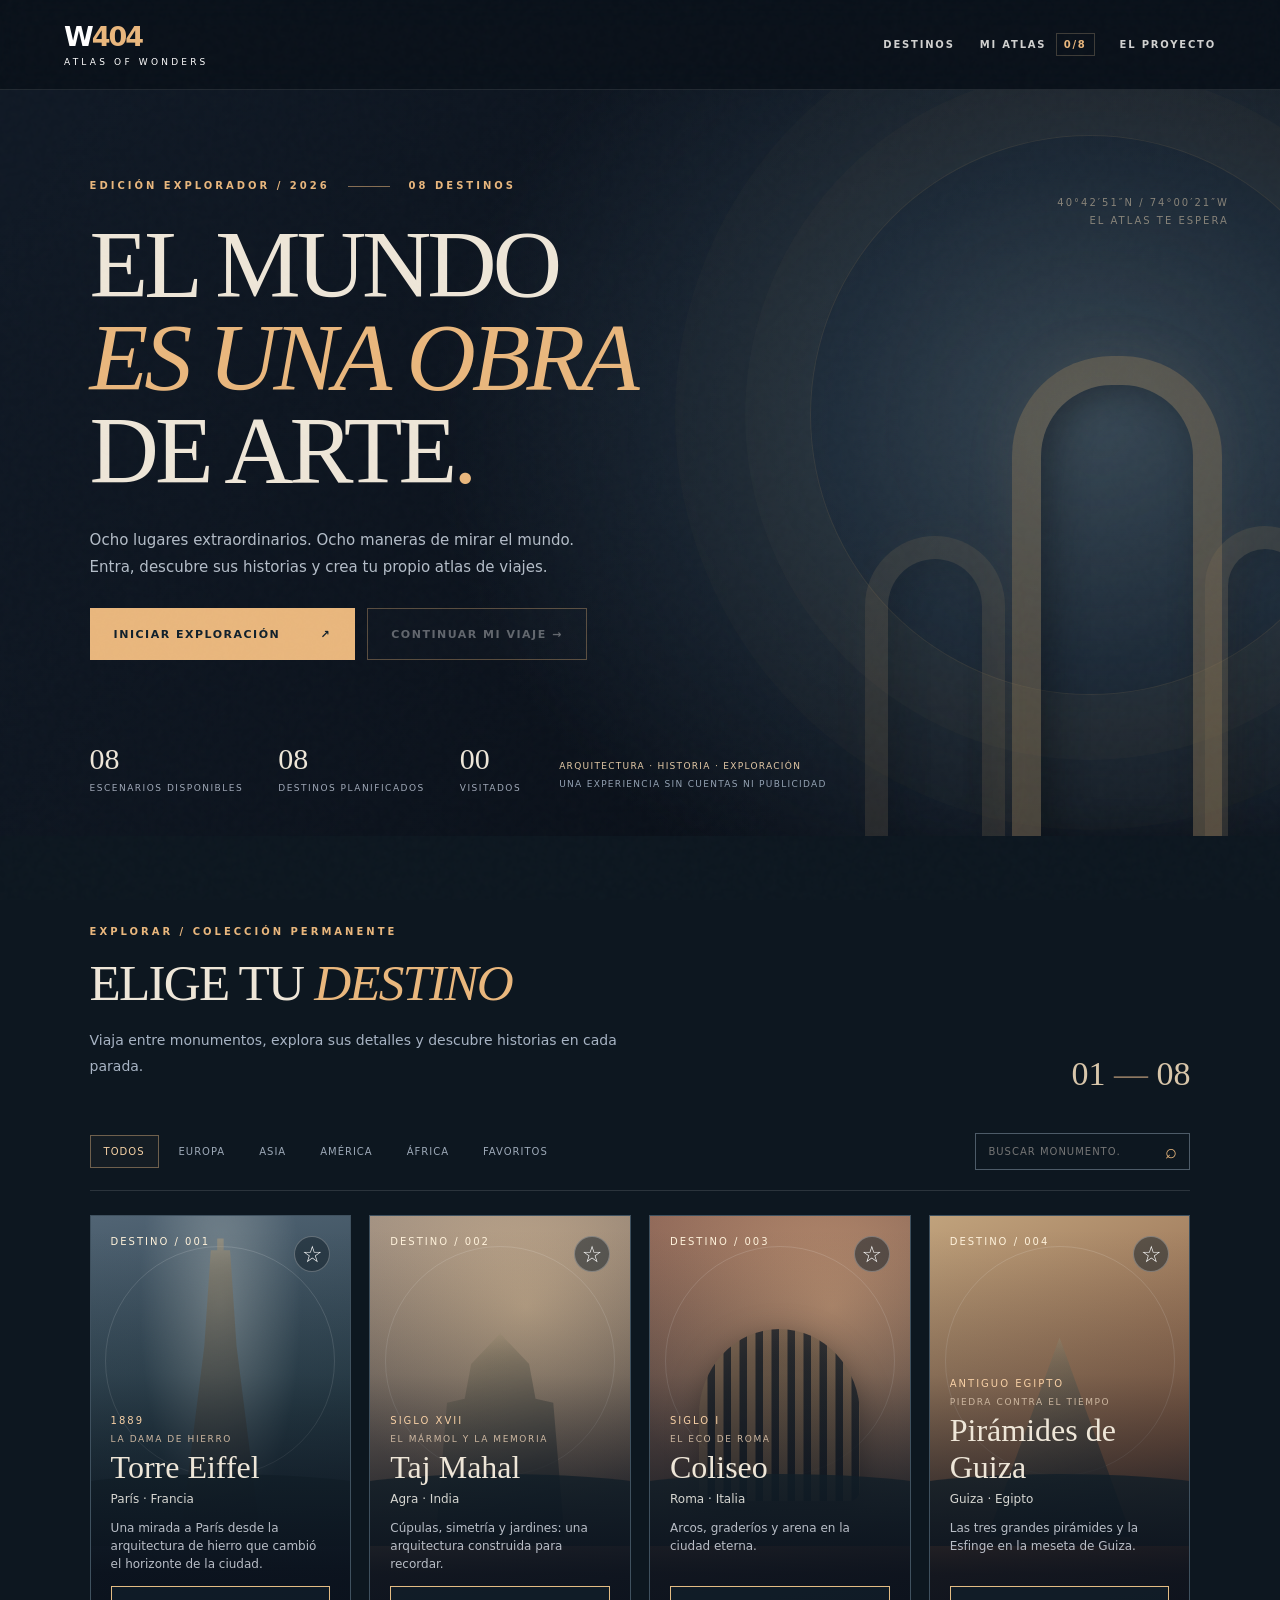
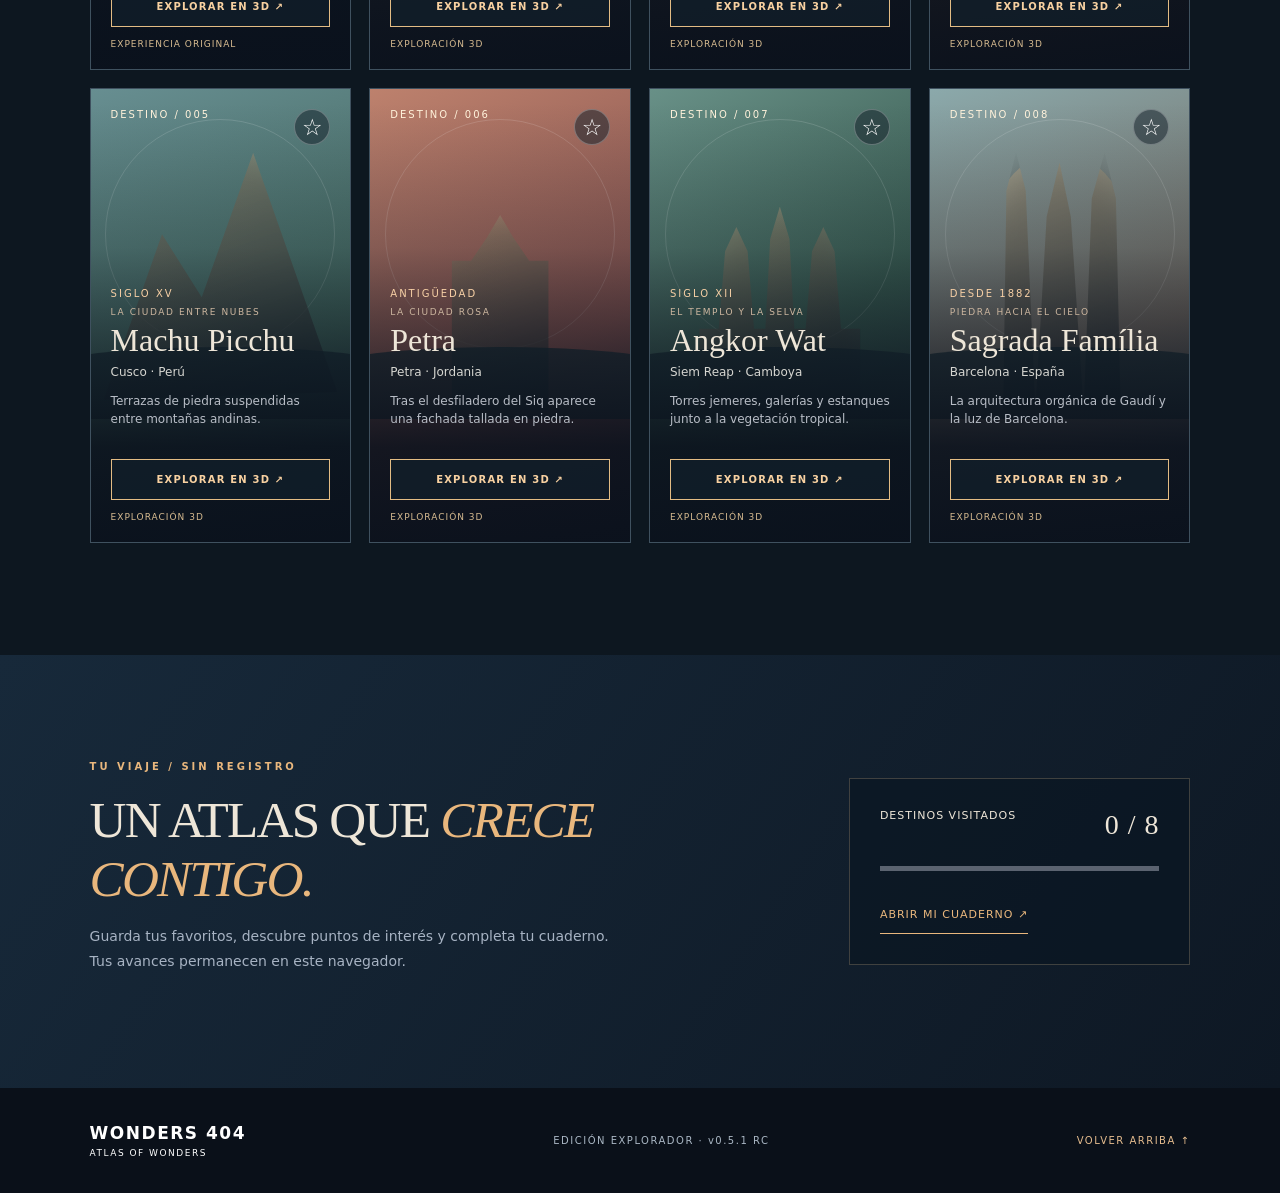
<file: index.html>
<!doctype html>
<html lang="es">
<head>
 <meta charset="utf-8"><meta name="viewport" content="width=device-width,initial-scale=1">
 <meta name="theme-color" content="#0b101b"><meta name="description" content="WONDERS 404: un atlas interactivo de ocho monumentos con exploración 3D, visitas guiadas y un diario de descubrimientos.">
 <title>WONDERS 404 — Atlas of Wonders</title><link rel="stylesheet" href="styles.css">
</head>
<body>
 <div class="grain" aria-hidden="true"></div>
 <header class="topbar"><a class="brand" href="./" aria-label="WONDERS 404 — Inicio">W<span>404</span><small>ATLAS OF WONDERS</small></a>
  <nav aria-label="Navegación principal"><button id="explore" class="navbtn">DESTINOS</button><button id="journalNav" class="navbtn">MI ATLAS <span id="badgeProgress">0/8</span></button><button id="about" class="navbtn">EL PROYECTO</button></nav>
 </header>
 <main>
  <section class="hero" id="home"><div class="hero-inner"><div class="eyebrow">EDICIÓN EXPLORADOR / 2026 <span class="hero-line"></span> 08 DESTINOS</div><h1>EL MUNDO<br><em>ES UNA OBRA</em><br>DE ARTE<span class="period">.</span></h1><p>Ocho lugares extraordinarios. Ocho maneras de mirar el mundo. Entra, descubre sus historias y crea tu propio atlas de viajes.</p>
  <div class="hero-actions"><button class="primary" id="start">INICIAR EXPLORACIÓN <span aria-hidden="true">↗</span></button><button class="ghost" id="continueJourney">CONTINUAR MI VIAJE <span aria-hidden="true">→</span></button></div>
  <div class="hero-bottom"><div class="stats"><span>08 <small>ESCENARIOS DISPONIBLES</small></span><span>08 <small>DESTINOS PLANIFICADOS</small></span><span id="heroCount">00 <small>VISITADOS</small></span></div><div class="hero-note">ARQUITECTURA · HISTORIA · EXPLORACIÓN<br><span>UNA EXPERIENCIA SIN CUENTAS NI PUBLICIDAD</span></div></div>
  </div><div class="hero-art" aria-hidden="true"><div class="halo"></div><div class="arch arch-1"></div><div class="arch arch-2"></div><div class="arch arch-3"></div><div class="hero-coordinate">40°42′51″N / 74°00′21″W<br>EL ATLAS TE ESPERA</div></div></section>
  <section class="catalog" id="catalog"><div class="sectiontop"><div><div class="eyebrow">EXPLORAR / COLECCIÓN PERMANENTE</div><h2>ELIGE TU <em>DESTINO</em></h2><p>Viaja entre monumentos, explora sus detalles y descubre historias en cada parada.</p></div><div class="catalog-count">01 <span>—</span> 08</div></div>
  <div class="filters"><div class="filter-tabs" role="group" aria-label="Filtrar destinos"><button class="filter active" data-region="todos" aria-pressed="true">TODOS</button><button class="filter" data-region="europa" aria-pressed="false">EUROPA</button><button class="filter" data-region="asia" aria-pressed="false">ASIA</button><button class="filter" data-region="america" aria-pressed="false">AMÉRICA</button><button class="filter" data-region="africa" aria-pressed="false">ÁFRICA</button><button class="filter" data-region="favoritos" aria-pressed="false">FAVORITOS</button></div><label class="search-wrap"><span class="sr-only">Buscar monumento</span><input type="search" id="search" placeholder="BUSCAR MONUMENTO…" autocomplete="off"><span aria-hidden="true">⌕</span></label></div>
  <div class="cards" id="cards" aria-live="polite"></div><p class="empty" id="empty" hidden>No hay destinos para este filtro. Prueba otra búsqueda.</p>
  </section>
  <section class="atlas-band"><div><span class="eyebrow">TU VIAJE / SIN REGISTRO</span><h2>UN ATLAS QUE <em>CRECE CONTIGO.</em></h2><p>Guarda tus favoritos, descubre puntos de interés y completa tu cuaderno. Tus avances permanecen en este navegador.</p></div><div class="progress-block"><div class="progress-head"><span>DESTINOS VISITADOS</span><strong id="progressText">0 / 8</strong></div><div class="progress-track"><div id="progressFill"></div></div><button id="openJournal">ABRIR MI CUADERNO ↗</button></div></section>
 </main>
 <dialog id="scene" aria-label="Visor de monumentos"><div class="scenehead"><div><span id="sceneKicker">DESTINO 001</span><strong id="sceneTitle">PARÍS · TORRE EIFFEL</strong></div><div class="scenehead-actions"><span id="sceneHint">ARRASTRA · EXPLORA · DESCUBRE</span><button id="closeScene" aria-label="Cerrar escenario">✕ CERRAR</button></div></div><div class="viewer-shell"><div id="viewerLoading" class="viewer-loading" role="status">PREPARANDO EL ESCENARIO…</div><iframe id="viewer" title="Explorador tridimensional" loading="eager" allow="fullscreen" referrerpolicy="same-origin"></iframe></div></dialog>
 <dialog id="journal" aria-label="Cuaderno de exploración"><div class="modal-head"><div><span class="eyebrow">MI ATLAS / REGISTRO LOCAL</span><h2>CUADERNO DE <em>EXPLORACIÓN</em></h2></div><button id="closeJournal" aria-label="Cerrar cuaderno">✕</button></div><p class="modal-copy">Una colección personal de lugares visitados y detalles descubiertos. Se guarda solo en este navegador.</p><div id="journalList" class="journal-list"></div><div class="modal-actions"><button id="resetJournal" class="danger">BORRAR MI PROGRESO</button><button id="exportJournal">EXPORTAR MI ATLAS (.JSON)</button></div></dialog>
 <dialog id="info" aria-label="Información del proyecto"><div class="modal-head"><div><span class="eyebrow">MANIFIESTO / WONDERS 404</span><h2>UNA VENTANA <em>AL MUNDO.</em></h2></div><button id="closeInfo" aria-label="Cerrar información">✕</button></div><div class="infobody"><p>WONDERS 404 es un museo digital experimental: una experiencia original 3D de la Torre Eiffel y siete recreaciones geométricas estilizadas de lugares extraordinarios.</p><p>Los escenarios son interpretaciones artísticas, no reproducciones arqueológicas ni escaneos exactos. La colección se ejecuta localmente, sin telemetría, CDN ni cuentas. La Torre Eiffel permanece aislada para conservar la aplicación original.</p><p>La experiencia sonora es opcional y sintetizada en el navegador. Puedes reducir la calidad gráfica para dispositivos modestos. Los favoritos y descubrimientos se almacenan en tu navegador y puedes eliminarlos cuando quieras.</p><p>WONDERS 404 — Edición Explorador · v0.5.1 candidata a publicación.</p></div></dialog>
 <footer><span>WONDERS 404 <small>ATLAS OF WONDERS</small></span><span>EDICIÓN EXPLORADOR · v0.5.1 RC</span><a href="#home">VOLVER ARRIBA ↑</a></footer>
 <script src="app.js" defer></script>
</body></html>
</file>
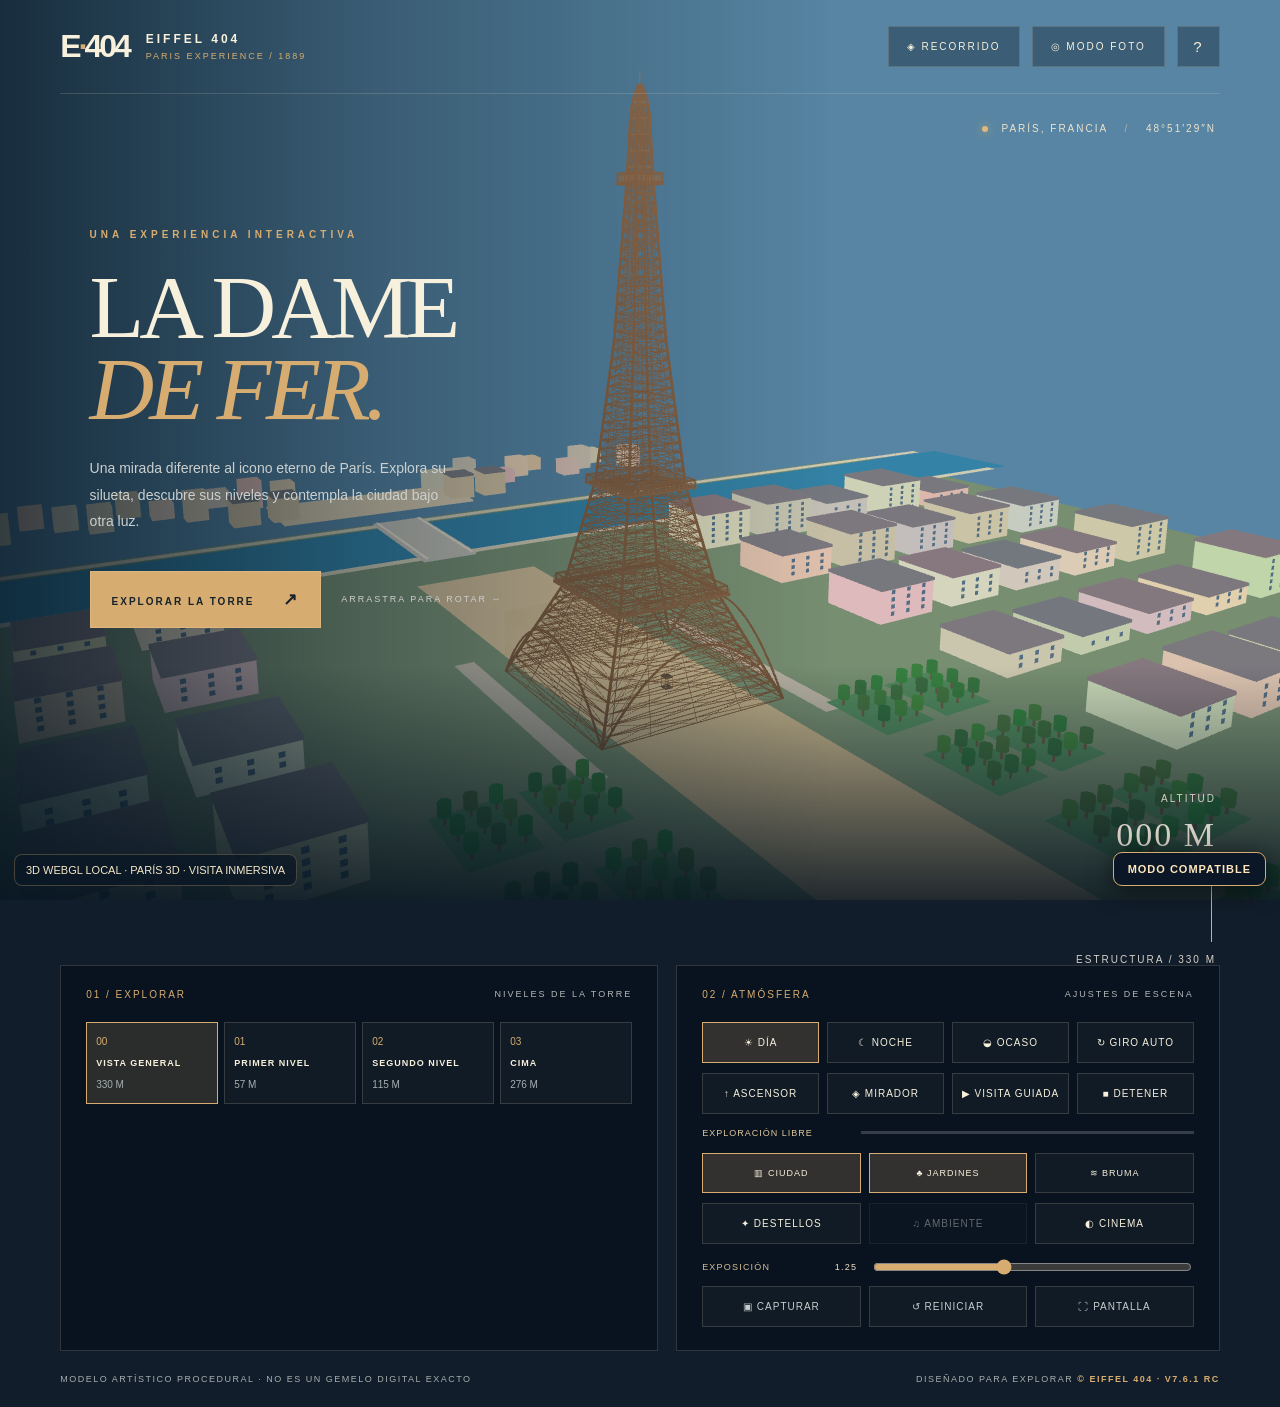
<file: legacy/eiffel/index.html>
<!doctype html><html lang="es"><head><meta charset="utf-8"><meta name="viewport" content="width=device-width,initial-scale=1,viewport-fit=cover"><meta name="theme-color" content="#09101b"><meta name="description" content="EIFFEL 404: experiencia 3D interactiva de la Torre Eiffel."><title>EIFFEL 404 — Paris Experience</title><link rel="stylesheet" href="styles.css"></head><body>
<main class="app"><canvas id="scene" aria-label="Vista 3D interactiva de una torre inspirada en la Torre Eiffel"></canvas><div class="grain" aria-hidden="true"></div><header class="topbar"><div class="brand"><span class="mark">E<span>·</span>404</span><div class="brand-txt"><b>EIFFEL 404</b><small>PARIS EXPERIENCE / 1889</small></div></div><nav class="nav"><button id="tourBtn" class="nav-button">◈ <span>RECORRIDO</span></button><button id="photoModeBtn" class="nav-button" aria-pressed="false">◎ <span>MODO FOTO</span></button><button id="helpBtn" class="icon-button" aria-label="Ayuda">?</button></nav></header>
<div class="location"><span class="location-dot"></span> PARÍS, FRANCIA <span class="sep">/</span> 48°51′29″N</div>
<section class="hero"><p class="eyebrow">UNA EXPERIENCIA INTERACTIVA</p><h1>LA DAME<br><em>DE FER.</em></h1><p>Una mirada diferente al icono eterno de París. Explora su silueta, descubre sus niveles y contempla la ciudad bajo otra luz.</p><div class="hero-actions"><button class="primary" id="exploreBtn">EXPLORAR LA TORRE <span>↗</span></button><span class="hint">ARRASTRA PARA ROTAR ↔</span></div></section>
<div class="elevation"><span>ALTITUD</span><strong id="altitude">000 M</strong><div class="elevation-line"></div><span>ESTRUCTURA / 330 M</span></div>
<div class="toast" id="toast" role="status" aria-live="polite"></div>
<div class="bottom"><section class="panel levels"><div class="panel-heading"><span>01 / EXPLORAR</span><small>NIVELES DE LA TORRE</small></div><div class="level-buttons"><button class="level active" data-level="0"><span>00</span><b>VISTA GENERAL</b><small>330 M</small></button><button class="level" data-level="1"><span>01</span><b>PRIMER NIVEL</b><small>57 M</small></button><button class="level" data-level="2"><span>02</span><b>SEGUNDO NIVEL</b><small>115 M</small></button><button class="level" data-level="3"><span>03</span><b>CIMA</b><small>276 M</small></button></div></section><section class="panel controls"><div class="panel-heading"><span>02 / ATMÓSFERA</span><small>AJUSTES DE ESCENA</small></div><div class="control-row"><button class="chip active" id="dayBtn">☀ DÍA</button><button class="chip" id="nightBtn">☾ NOCHE</button><button class="chip" id="sunsetBtn">◒ OCASO</button><button class="chip" id="spinBtn">↻ GIRO AUTO</button></div><div class="control-row immersion"><button class="chip" id="liftBtn">↑ ASCENSOR</button><button class="chip" id="walkBtn">◈ MIRADOR</button><button class="chip" id="guidedBtn">▶ VISITA GUIADA</button><button class="chip" id="stopBtn">■ DETENER</button></div><div class="ride-status" id="rideStatus" role="status" aria-live="polite"><span id="rideLabel">EXPLORACIÓN LIBRE</span><div class="ride-track"><div id="rideProgress"></div></div></div><div class="control-row extras"><button class="chip active" id="cityBtn">▥ CIUDAD</button><button class="chip active" id="parksBtn">♣ JARDINES</button><button class="chip" id="fogBtn">≋ BRUMA</button></div><div class="control-row premium"><button class="chip" id="sparkBtn" aria-pressed="false">✦ DESTELLOS</button><button class="chip" id="soundBtn" aria-pressed="false">♫ AMBIENTE</button><button class="chip" id="cinemaBtn" aria-pressed="false">◐ CINEMA</button></div><div class="photo-settings"><label for="exposureSlider">EXPOSICIÓN <output id="exposureValue">1.25</output></label><input type="range" id="exposureSlider" min="0.60" max="2.20" step="0.05" value="1.25" aria-label="Exposición de la escena"></div><div class="control-row second"><button class="ghost" id="photoBtn">▣ CAPTURAR</button><button class="ghost" id="resetBtn">↺ REINICIAR</button><button class="ghost" id="fullBtn">⛶ PANTALLA</button></div></section></div>
<div class="photo-toolbar" id="photoToolbar" hidden><span>EIFFEL / STUDIO</span><button id="photoSaveBtn">↓ GUARDAR PNG</button><button id="photoExitBtn">✕ SALIR</button></div><footer><span>MODELO ARTÍSTICO PROCEDURAL · NO ES UN GEMELO DIGITAL EXACTO</span><span>DISEÑADO PARA EXPLORAR <b>© EIFFEL 404 · V7.6.1 RC</b></span></footer>
<div id="helpModal" class="modal" hidden><div class="modal-box" role="dialog" aria-modal="true" aria-labelledby="modalTitle"><button id="closeHelp" class="close" aria-label="Cerrar">✕</button><p class="eyebrow">MANUAL DE EXPLORACIÓN</p><h2 id="modalTitle">Descubre París<br><em>a tu ritmo.</em></h2><p>Arrastra con el ratón o con el dedo para rotar la escena. Utiliza la rueda del ratón o el gesto de pellizcar para acercarte y alejarte. Selecciona niveles para cambiar el punto de interés.</p><p>En ASCENSOR subes desde la base hasta la cima, MIRADOR te sitúa junto a la plataforma seleccionada y VISITA GUIADA recorre los tres niveles. DETENER cancela la animación. También puedes cambiar la atmósfera, controlar la exposición, activar destellos nocturnos (el sonido aún no está disponible en WebGL). MODO FOTO oculta la interfaz: guarda una captura o pulsa Escape para salir. Atajos: P fotografía, 1–4 niveles, D día, N noche, O ocaso.</p><button id="modalStart" class="primary">ENTENDIDO ↗</button></div></div>
<button type="button" id="engineToggle" aria-label="Cambiar motor de visualización">ACTIVAR 3D WEBGL</button><div id="engineStatus" role="status" aria-live="polite">Iniciando visualización...</div>
</main><script defer src="boot-local.js"></script></body></html>
</file>
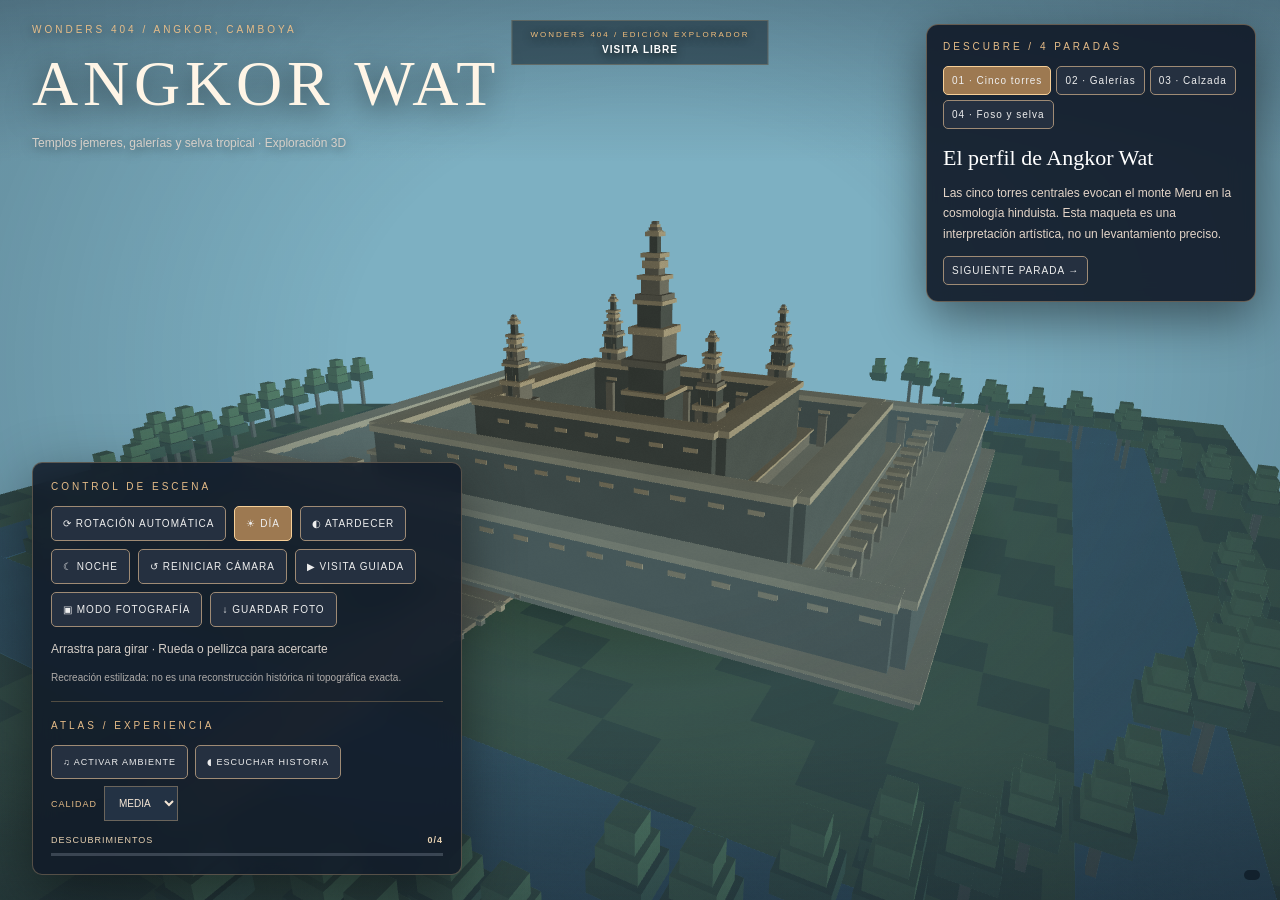
<file: scenes/angkor/index.html>
<!doctype html><html lang="es"><head><meta charset="utf-8"><meta name="viewport" content="width=device-width,initial-scale=1"><meta name="theme-color" content="#172921"><title>Angkor Wat · WONDERS 404</title><link rel="stylesheet" href="scene.css"><link rel="stylesheet" href="../../js/core/experience.css"></head><body data-monument="angkor"><canvas id="view" aria-label="Reconstrucción geométrica interactiva de Angkor Wat"></canvas><header><div class="tag">WONDERS 404 / ANGKOR, CAMBOYA</div><h1>ANGKOR WAT</h1><p>Templos jemeres, galerías y selva tropical · Exploración 3D</p></header><aside><div class="tag">CONTROL DE ESCENA</div><div class="buttons"><button id="orbit" aria-pressed="false">⟳ ROTACIÓN AUTOMÁTICA</button><button id="day">☀ DÍA</button><button id="sunset">◐ ATARDECER</button><button id="night">☾ NOCHE</button><button id="reset">↺ REINICIAR CÁMARA</button><button id="tour" aria-pressed="false">▶ VISITA GUIADA</button><button id="photo">▣ MODO FOTOGRAFÍA</button><button id="capture">↓ GUARDAR FOTO</button></div><p>Arrastra para girar · Rueda o pellizca para acercarte</p><p class="small">Recreación estilizada: no es una reconstrucción histórica ni topográfica exacta.</p></aside><section id="heritage" aria-label="Puntos de interés"><div class="tag">DESCUBRE / 4 PARADAS</div><div id="poiButtons" class="buttons"></div><div id="poiDetails" aria-live="polite"></div><button id="nextPoi">SIGUIENTE PARADA →</button></section><button id="exitPhoto" hidden>VOLVER A EXPLORACIÓN</button><div id="message" role="status" aria-live="polite"></div><script type="module" src="scene.js"></script><script type="module" src="../../js/core/experience.js"></script></body></html>
</file>
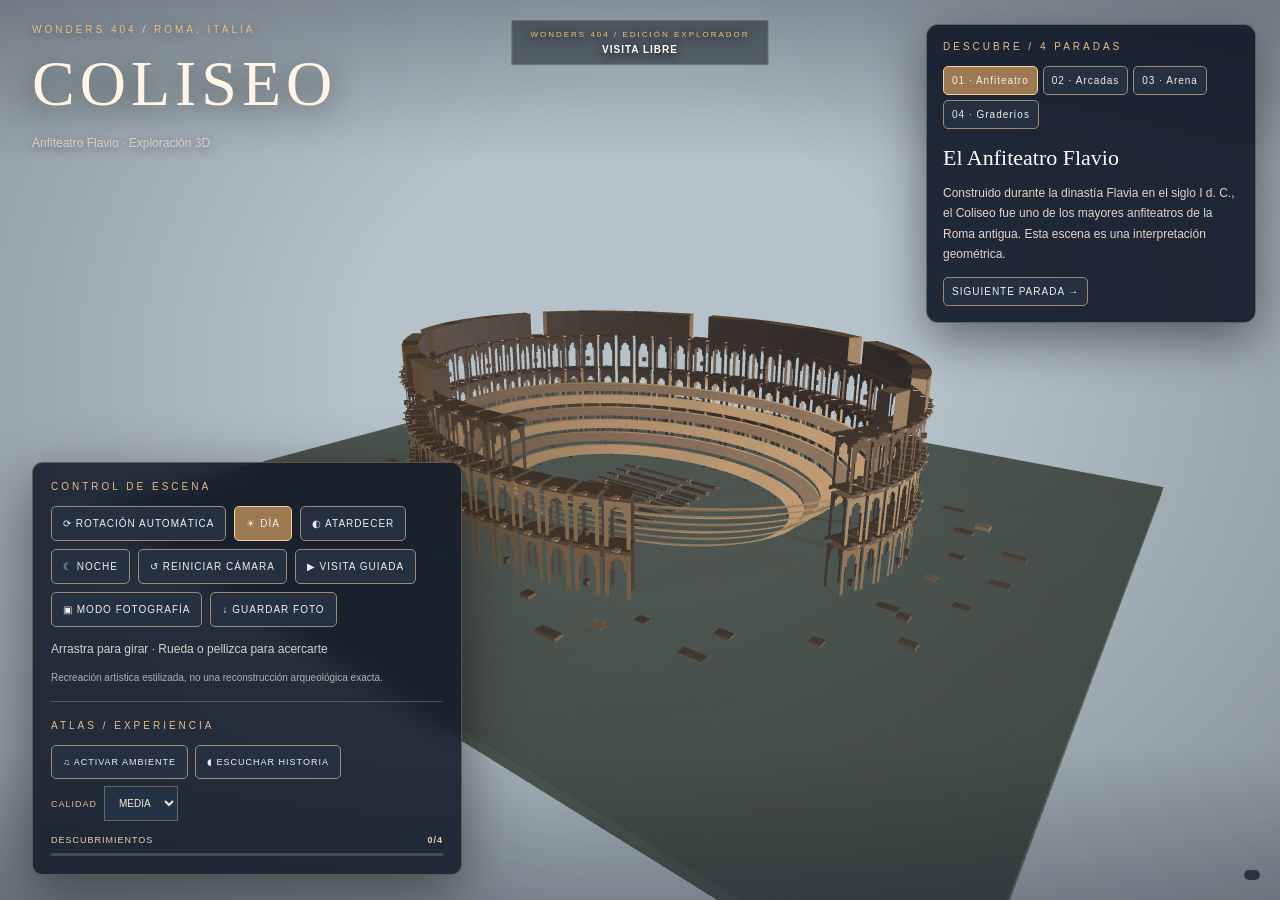
<file: scenes/colosseum/index.html>
<!doctype html><html lang="es"><head><meta charset="utf-8"><meta name="viewport" content="width=device-width,initial-scale=1"><meta name="theme-color" content="#161b27"><title>Coliseo · WONDERS 404</title><link rel="stylesheet" href="scene.css"><link rel="stylesheet" href="../../js/core/experience.css"></head><body data-monument="colosseum"><canvas id="view" aria-label="Reconstrucción geométrica interactiva del Coliseo"></canvas><header><div class="tag">WONDERS 404 / ROMA, ITALIA</div><h1>COLISEO</h1><p>Anfiteatro Flavio · Exploración 3D</p></header><aside><div class="tag">CONTROL DE ESCENA</div><div class="buttons"><button id="orbit" aria-pressed="false">⟳ ROTACIÓN AUTOMÁTICA</button><button id="day">☀ DÍA</button><button id="sunset">◐ ATARDECER</button><button id="night">☾ NOCHE</button><button id="reset">↺ REINICIAR CÁMARA</button><button id="tour" aria-pressed="false">▶ VISITA GUIADA</button><button id="photo">▣ MODO FOTOGRAFÍA</button><button id="capture">↓ GUARDAR FOTO</button></div><p>Arrastra para girar · Rueda o pellizca para acercarte</p><p class="small">Recreación artística estilizada, no una reconstrucción arqueológica exacta.</p></aside><section id="heritage" aria-label="Puntos de interés"><div class="tag">DESCUBRE / 4 PARADAS</div><div id="poiButtons" class="buttons"></div><div id="poiDetails" aria-live="polite"></div><button id="nextPoi">SIGUIENTE PARADA →</button></section><button id="exitPhoto" hidden>VOLVER A EXPLORACIÓN</button><div id="message" role="status" aria-live="polite"></div><script type="module" src="scene.js"></script><script type="module" src="../../js/core/experience.js"></script></body></html>
</file>
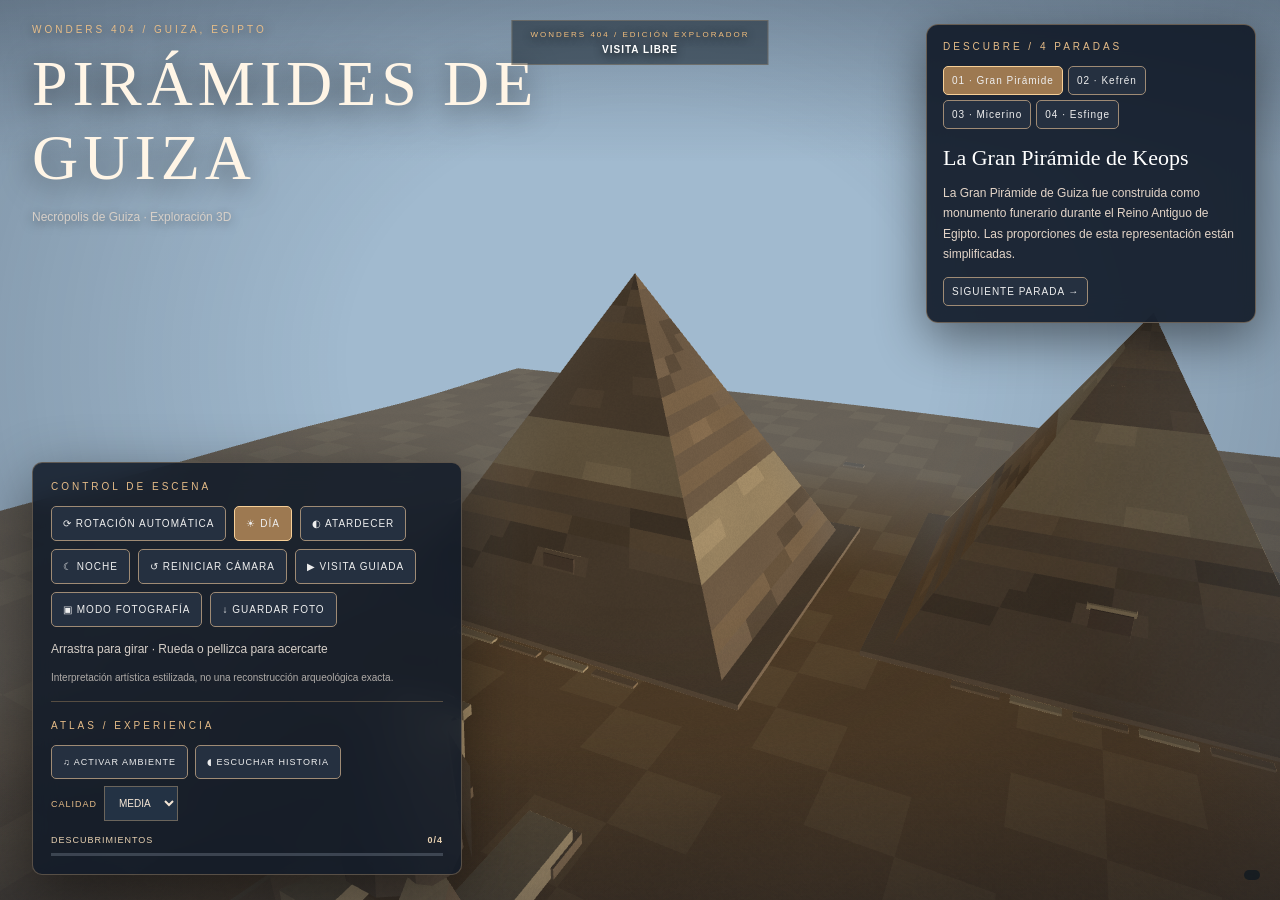
<file: scenes/giza/index.html>
<!doctype html><html lang="es"><head><meta charset="utf-8"><meta name="viewport" content="width=device-width,initial-scale=1"><meta name="theme-color" content="#161b27"><title>Pirámides de Guiza · WONDERS 404</title><link rel="stylesheet" href="scene.css"><link rel="stylesheet" href="../../js/core/experience.css"></head><body data-monument="giza"><canvas id="view" aria-label="Reconstrucción geométrica interactiva del Pirámides de Guiza"></canvas><header><div class="tag">WONDERS 404 / GUIZA, EGIPTO</div><h1>PIRÁMIDES DE GUIZA</h1><p>Necrópolis de Guiza · Exploración 3D</p></header><aside><div class="tag">CONTROL DE ESCENA</div><div class="buttons"><button id="orbit" aria-pressed="false">⟳ ROTACIÓN AUTOMÁTICA</button><button id="day">☀ DÍA</button><button id="sunset">◐ ATARDECER</button><button id="night">☾ NOCHE</button><button id="reset">↺ REINICIAR CÁMARA</button><button id="tour" aria-pressed="false">▶ VISITA GUIADA</button><button id="photo">▣ MODO FOTOGRAFÍA</button><button id="capture">↓ GUARDAR FOTO</button></div><p>Arrastra para girar · Rueda o pellizca para acercarte</p><p class="small">Interpretación artística estilizada, no una reconstrucción arqueológica exacta.</p></aside><section id="heritage" aria-label="Puntos de interés"><div class="tag">DESCUBRE / 4 PARADAS</div><div id="poiButtons" class="buttons"></div><div id="poiDetails" aria-live="polite"></div><button id="nextPoi">SIGUIENTE PARADA →</button></section><button id="exitPhoto" hidden>VOLVER A EXPLORACIÓN</button><div id="message" role="status" aria-live="polite"></div><script type="module" src="scene.js"></script><script type="module" src="../../js/core/experience.js"></script></body></html>
</file>
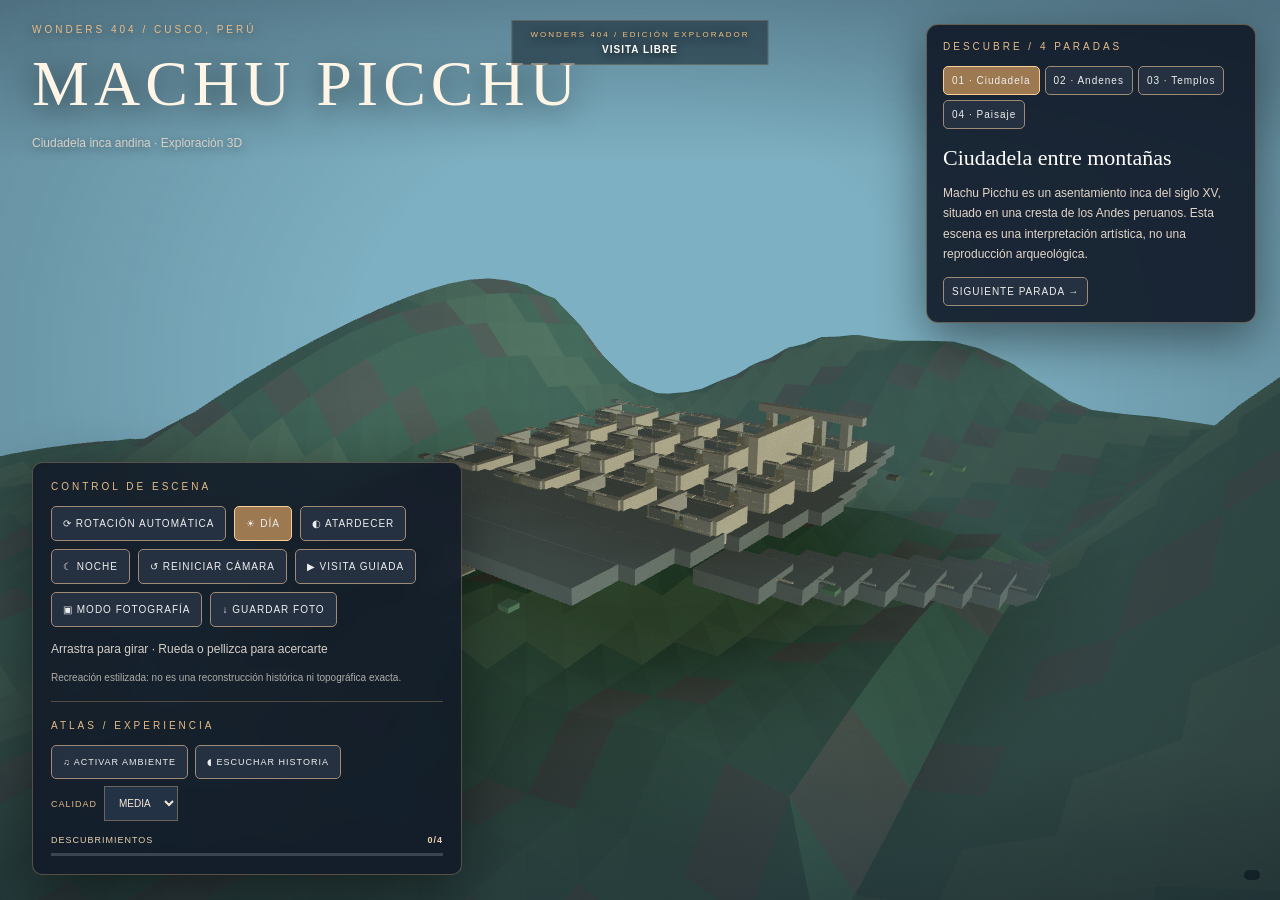
<file: scenes/machu/index.html>
<!doctype html><html lang="es"><head><meta charset="utf-8"><meta name="viewport" content="width=device-width,initial-scale=1"><meta name="theme-color" content="#161b27"><title>Machu Picchu · WONDERS 404</title><link rel="stylesheet" href="scene.css"><link rel="stylesheet" href="../../js/core/experience.css"></head><body data-monument="machu"><canvas id="view" aria-label="Reconstrucción geométrica interactiva del Machu Picchu"></canvas><header><div class="tag">WONDERS 404 / CUSCO, PERÚ</div><h1>MACHU PICCHU</h1><p>Ciudadela inca andina · Exploración 3D</p></header><aside><div class="tag">CONTROL DE ESCENA</div><div class="buttons"><button id="orbit" aria-pressed="false">⟳ ROTACIÓN AUTOMÁTICA</button><button id="day">☀ DÍA</button><button id="sunset">◐ ATARDECER</button><button id="night">☾ NOCHE</button><button id="reset">↺ REINICIAR CÁMARA</button><button id="tour" aria-pressed="false">▶ VISITA GUIADA</button><button id="photo">▣ MODO FOTOGRAFÍA</button><button id="capture">↓ GUARDAR FOTO</button></div><p>Arrastra para girar · Rueda o pellizca para acercarte</p><p class="small">Recreación estilizada: no es una reconstrucción histórica ni topográfica exacta.</p></aside><section id="heritage" aria-label="Puntos de interés"><div class="tag">DESCUBRE / 4 PARADAS</div><div id="poiButtons" class="buttons"></div><div id="poiDetails" aria-live="polite"></div><button id="nextPoi">SIGUIENTE PARADA →</button></section><button id="exitPhoto" hidden>VOLVER A EXPLORACIÓN</button><div id="message" role="status" aria-live="polite"></div><script type="module" src="scene.js"></script><script type="module" src="../../js/core/experience.js"></script></body></html>
</file>
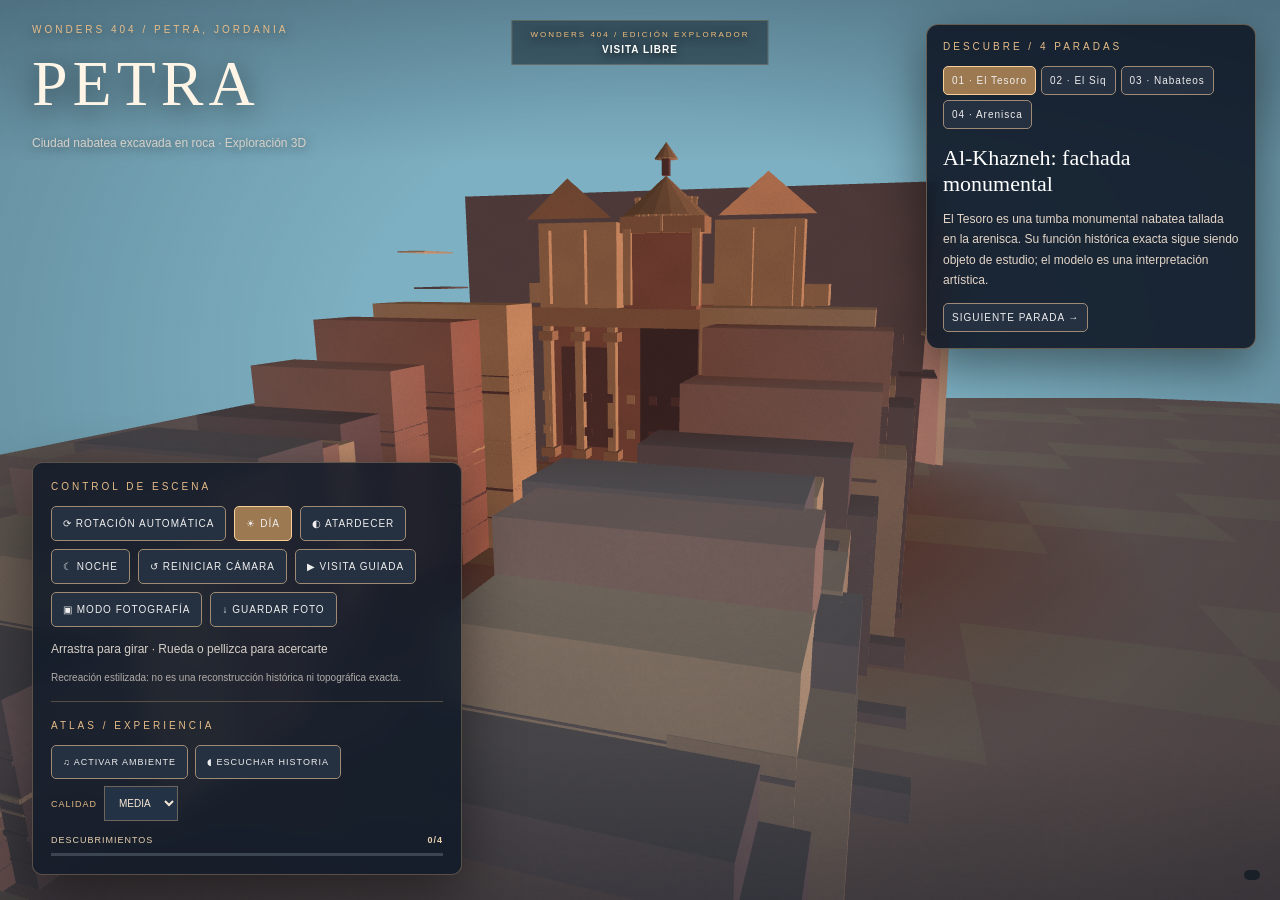
<file: scenes/petra/index.html>
<!doctype html><html lang="es"><head><meta charset="utf-8"><meta name="viewport" content="width=device-width,initial-scale=1"><meta name="theme-color" content="#161b27"><title>Petra · WONDERS 404</title><link rel="stylesheet" href="scene.css"><link rel="stylesheet" href="../../js/core/experience.css"></head><body data-monument="petra"><canvas id="view" aria-label="Reconstrucción geométrica interactiva del Petra"></canvas><header><div class="tag">WONDERS 404 / PETRA, JORDANIA</div><h1>PETRA</h1><p>Ciudad nabatea excavada en roca · Exploración 3D</p></header><aside><div class="tag">CONTROL DE ESCENA</div><div class="buttons"><button id="orbit" aria-pressed="false">⟳ ROTACIÓN AUTOMÁTICA</button><button id="day">☀ DÍA</button><button id="sunset">◐ ATARDECER</button><button id="night">☾ NOCHE</button><button id="reset">↺ REINICIAR CÁMARA</button><button id="tour" aria-pressed="false">▶ VISITA GUIADA</button><button id="photo">▣ MODO FOTOGRAFÍA</button><button id="capture">↓ GUARDAR FOTO</button></div><p>Arrastra para girar · Rueda o pellizca para acercarte</p><p class="small">Recreación estilizada: no es una reconstrucción histórica ni topográfica exacta.</p></aside><section id="heritage" aria-label="Puntos de interés"><div class="tag">DESCUBRE / 4 PARADAS</div><div id="poiButtons" class="buttons"></div><div id="poiDetails" aria-live="polite"></div><button id="nextPoi">SIGUIENTE PARADA →</button></section><button id="exitPhoto" hidden>VOLVER A EXPLORACIÓN</button><div id="message" role="status" aria-live="polite"></div><script type="module" src="scene.js"></script><script type="module" src="../../js/core/experience.js"></script></body></html>
</file>
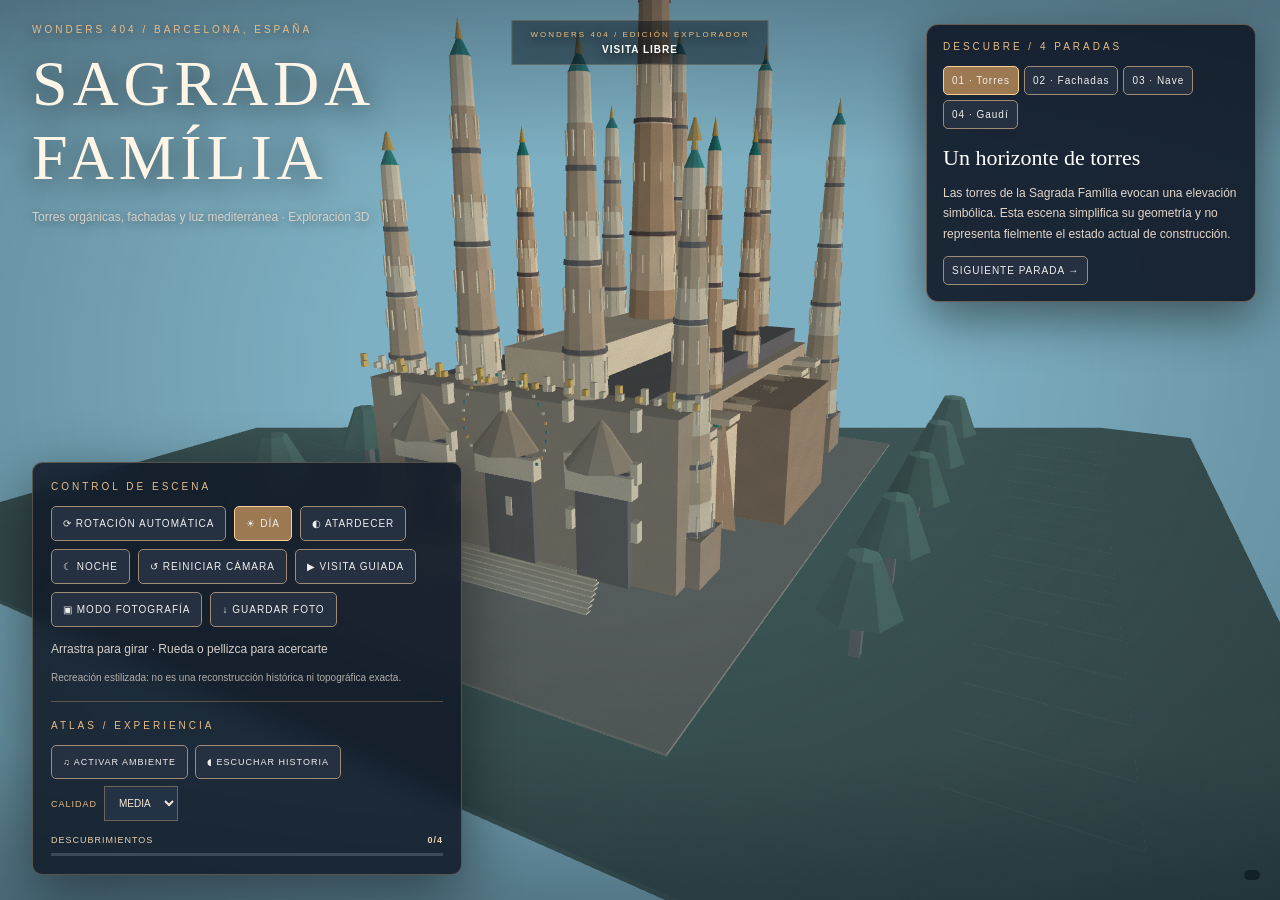
<file: scenes/sagrada/index.html>
<!doctype html><html lang="es"><head><meta charset="utf-8"><meta name="viewport" content="width=device-width,initial-scale=1"><meta name="theme-color" content="#192b35"><title>Sagrada Família · WONDERS 404</title><link rel="stylesheet" href="scene.css"><link rel="stylesheet" href="../../js/core/experience.css"></head><body data-monument="sagrada"><canvas id="view" aria-label="Reconstrucción geométrica interactiva de Sagrada Família"></canvas><header><div class="tag">WONDERS 404 / BARCELONA, ESPAÑA</div><h1>SAGRADA FAMÍLIA</h1><p>Torres orgánicas, fachadas y luz mediterránea · Exploración 3D</p></header><aside><div class="tag">CONTROL DE ESCENA</div><div class="buttons"><button id="orbit" aria-pressed="false">⟳ ROTACIÓN AUTOMÁTICA</button><button id="day">☀ DÍA</button><button id="sunset">◐ ATARDECER</button><button id="night">☾ NOCHE</button><button id="reset">↺ REINICIAR CÁMARA</button><button id="tour" aria-pressed="false">▶ VISITA GUIADA</button><button id="photo">▣ MODO FOTOGRAFÍA</button><button id="capture">↓ GUARDAR FOTO</button></div><p>Arrastra para girar · Rueda o pellizca para acercarte</p><p class="small">Recreación estilizada: no es una reconstrucción histórica ni topográfica exacta.</p></aside><section id="heritage" aria-label="Puntos de interés"><div class="tag">DESCUBRE / 4 PARADAS</div><div id="poiButtons" class="buttons"></div><div id="poiDetails" aria-live="polite"></div><button id="nextPoi">SIGUIENTE PARADA →</button></section><button id="exitPhoto" hidden>VOLVER A EXPLORACIÓN</button><div id="message" role="status" aria-live="polite"></div><script type="module" src="scene.js"></script><script type="module" src="../../js/core/experience.js"></script></body></html>
</file>
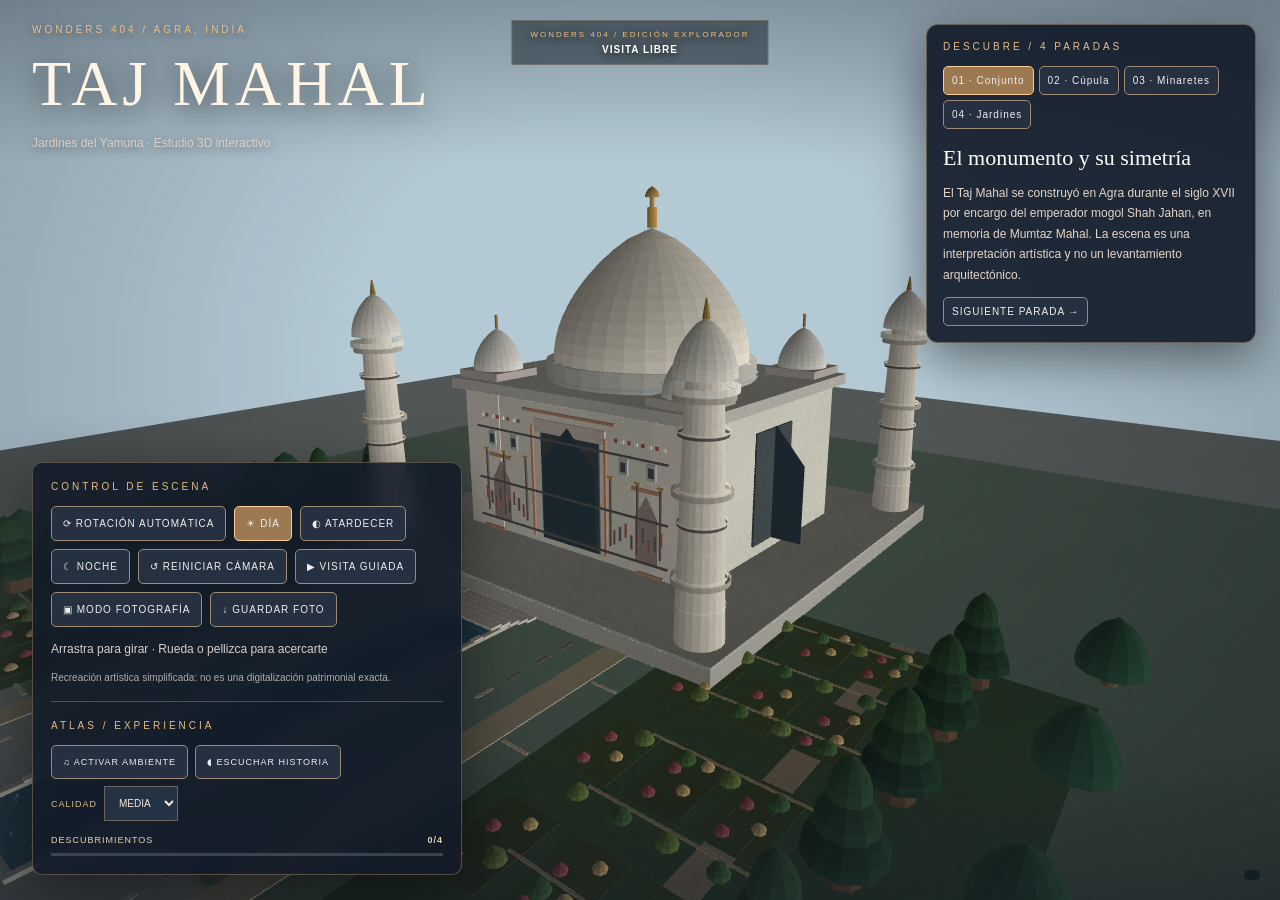
<file: scenes/taj/index.html>
<!doctype html><html lang="es"><head><meta charset="utf-8"><meta name="viewport" content="width=device-width,initial-scale=1"><meta name="theme-color" content="#161b27"><title>Taj Mahal · WONDERS 404</title><link rel="stylesheet" href="scene.css"><link rel="stylesheet" href="../../js/core/experience.css"></head><body data-monument="taj"><canvas id="view" aria-label="Reconstrucción geométrica interactiva del Taj Mahal"></canvas><header><div class="tag">WONDERS 404 / AGRA, INDIA</div><h1>TAJ MAHAL</h1><p>Jardines del Yamuna · Estudio 3D interactivo</p></header><aside><div class="tag">CONTROL DE ESCENA</div><div class="buttons"><button id="orbit" aria-pressed="false">⟳ ROTACIÓN AUTOMÁTICA</button><button id="day">☀ DÍA</button><button id="sunset">◐ ATARDECER</button><button id="night">☾ NOCHE</button><button id="reset">↺ REINICIAR CÁMARA</button><button id="tour" aria-pressed="false">▶ VISITA GUIADA</button><button id="photo">▣ MODO FOTOGRAFÍA</button><button id="capture">↓ GUARDAR FOTO</button></div><p>Arrastra para girar · Rueda o pellizca para acercarte</p><p class="small">Recreación artística simplificada: no es una digitalización patrimonial exacta.</p></aside><section id="heritage" aria-label="Puntos de interés"><div class="tag">DESCUBRE / 4 PARADAS</div><div id="poiButtons" class="buttons"></div><div id="poiDetails" aria-live="polite"></div><button id="nextPoi">SIGUIENTE PARADA →</button></section><button id="exitPhoto" hidden>VOLVER A EXPLORACIÓN</button><div id="message" role="status" aria-live="polite"></div><script type="module" src="scene.js"></script><script type="module" src="../../js/core/experience.js"></script></body></html>
</file>
<file: styles.css>
:root{--bg:#0a1019;--paper:#eee6d8;--sub:#aab3be;--gold:#e9b77d;--line:rgba(230,197,150,.24)}*{box-sizing:border-box}html{scroll-behavior:smooth}body{margin:0;background:var(--bg);color:var(--paper);font-family:system-ui,-apple-system,'Segoe UI',sans-serif;overflow-x:hidden}button,input{font:inherit}button{cursor:pointer}button:focus-visible,input:focus-visible,a:focus-visible{outline:2px solid var(--gold);outline-offset:4px}[hidden]{display:none!important}.sr-only{position:absolute;width:1px;height:1px;padding:0;margin:-1px;overflow:hidden;clip:rect(0,0,0,0);white-space:nowrap;border:0}.grain{position:fixed;inset:0;z-index:50;pointer-events:none;opacity:.09;background-image:url("data:image/svg+xml,%3Csvg viewBox='0 0 180 180' xmlns='http://www.w3.org/2000/svg'%3E%3Cfilter id='n'%3E%3CfeTurbulence type='fractalNoise' baseFrequency='.7' numOctaves='2' stitchTiles='stitch'/%3E%3C/filter%3E%3Crect width='100%25' height='100%25' filter='url(%23n)' opacity='.2'/%3E%3C/svg%3E")}.topbar{height:90px;display:flex;justify-content:space-between;align-items:center;padding:0 max(5vw,22px);border-bottom:1px solid #ffffff1a;position:relative;z-index:4;background:#0b121bc9;backdrop-filter:blur(16px)}.brand{color:#fff;font-size:27px;font-weight:850;letter-spacing:-2px;text-decoration:none;line-height:1}.brand span{color:var(--gold)}.brand small{display:block;font-size:9px;font-weight:500;letter-spacing:3.2px;margin-top:8px}.topbar nav{display:flex;gap:25px;align-items:center}.navbtn{border:0;background:transparent;color:#d1d1d0;letter-spacing:1.8px;font-weight:600;font-size:10px;padding:13px 0}.navbtn:hover{color:var(--gold)}#badgeProgress{font-size:10px;color:var(--gold);border:1px solid var(--line);padding:5px 7px;margin-left:4px}.hero{min-height:680px;position:relative;display:flex;background:radial-gradient(ellipse 55% 75% at 86% 45%,#2d4051 0%,transparent 95%),linear-gradient(125deg,#101925 5%,#0a1019 72%);overflow:hidden}.hero-inner{position:relative;z-index:2;padding:90px 0 43px max(7vw,24px);width:min(920px,78%)}.eyebrow{font-size:10px;letter-spacing:3px;color:var(--gold);font-weight:700}.hero-line{display:inline-block;width:42px;vertical-align:middle;height:1px;background:var(--gold);opacity:.55;margin:0 12px}.hero h1{font-family:Georgia,'Times New Roman',serif;line-height:.97;font-size:clamp(55px,7.5vw,114px);font-weight:400;letter-spacing:-4px;margin:27px 0 30px}.hero h1 em,.sectiontop h2 em,.atlas-band h2 em,.modal-head h2 em{font-style:italic;color:var(--gold);font-weight:400}.period{color:var(--gold)}.hero p{color:#b4bdc8;max-width:490px;line-height:1.8;font-size:15px}.hero-actions{display:flex;gap:12px;align-items:center;flex-wrap:wrap;margin-top:27px}.primary,.ghost{padding:17px 23px;letter-spacing:1.5px;font-size:11px;font-weight:750;border:1px solid var(--gold);min-height:52px}.primary{background:var(--gold);color:#10202c}.primary span{margin-left:35px}.primary:hover{background:#f6d5ac}.ghost{background:#ffffff08;color:#fff}.ghost:hover{background:#ffffff18}.ghost:disabled{opacity:.35;cursor:not-allowed}.hero-bottom{display:flex;align-items:end;gap:38px;margin-top:82px}.stats{display:flex;gap:35px}.stats>span{font:30px Georgia,serif}.stats small{display:block;font:9px system-ui;letter-spacing:1.5px;color:#a0a9b8;margin-top:7px}.hero-note{font-size:9px;letter-spacing:1.3px;line-height:2;color:#e5caa7}.hero-note span{color:#94a2b3}.hero-art{position:absolute;inset:0 0 0 50%;opacity:.9;pointer-events:none}.halo{position:absolute;width:560px;height:560px;border:1px solid #d7ad6e23;border-radius:50%;top:6%;right:-14%;box-shadow:0 0 0 65px #dfb97906,0 0 0 135px #dfb97905;background:radial-gradient(circle,#b99d6d14,transparent 67%)}.arch{position:absolute;bottom:0;width:160px;height:360px;border:23px solid #987f5b70;border-bottom:0;border-radius:100px 100px 0 0;box-shadow:inset 12px 1px 36px #0005,0 0 55px #e2b57413}.arch-1{right:9%;height:480px;width:210px;border-width:29px}.arch-2{right:43%;height:300px;width:140px;opacity:.45}.arch-3{right:-7%;height:310px;width:120px;opacity:.5}.hero-coordinate{position:absolute;right:8%;top:14%;font-size:10px;letter-spacing:2px;line-height:1.8;color:#e8d3b492;text-align:right}.catalog{padding:90px max(7vw,24px) 112px;background:#0d1720}.sectiontop{display:flex;justify-content:space-between;align-items:end;gap:25px}.sectiontop h2,.atlas-band h2,.modal-head h2{font:normal clamp(34px,4vw,56px) Georgia,serif;letter-spacing:-1.8px;margin:16px 0}.sectiontop p,.atlas-band p{font-size:14px;line-height:1.8;color:#a7b3c3;max-width:540px}.catalog-count{font:34px Georgia,serif;white-space:nowrap;color:#d8c6aa}.catalog-count span{color:#8e7962}.filters{display:flex;justify-content:space-between;align-items:center;gap:15px;margin:40px 0 24px;border-bottom:1px solid #ffffff20;padding-bottom:20px}.filter-tabs{display:flex;flex-wrap:wrap;gap:6px}.filter{padding:10px 13px;background:transparent;color:#9da9b7;border:1px solid transparent;font-size:10px;letter-spacing:1px}.filter:hover,.filter.active{color:#f5d1a5;border-color:#cda5787d;background:#d6b7870a}.search-wrap{display:flex;border:1px solid #4d5b68;align-items:center;gap:10px;min-width:215px}.search-wrap input{border:0;outline:0;color:#f4e6d5;background:transparent;padding:12px;width:100%;font-size:10px;letter-spacing:1px}.search-wrap span{padding:0 12px;font-size:20px;color:var(--gold)}.cards{display:grid;grid-template-columns:repeat(4,minmax(0,1fr));gap:18px}.card{position:relative;isolation:isolate;overflow:hidden;min-height:455px;border:1px solid #ffffff25;background:#1e3344;transition:transform .25s ease,border-color .25s ease,box-shadow .25s ease;display:flex;flex-direction:column;justify-content:space-between;padding:20px}.card:hover{transform:translateY(-5px);border-color:#dfb77c9c;box-shadow:0 15px 40px #0005}.card-scenery{position:absolute;inset:0;z-index:-1;background:radial-gradient(ellipse at 50% 19%,#9ba6a999,transparent 44%),linear-gradient(170deg,#516474 0%,#283d48 47%,#14212d 94%);overflow:hidden}.card-scenery:after{content:'';position:absolute;inset:0;background:linear-gradient(180deg,transparent 3%,#14212b33 35%,#0a111ce8 79%,#0a111cf7 100%)}.card-orbit{position:absolute;border:1px solid #ffffff25;border-radius:50%;width:230px;height:230px;left:calc(50% - 115px);top:30px}.card-silhouette{position:absolute;bottom:29%;left:19%;width:62%;height:45%;border-radius:49% 49% 5% 5%;background:linear-gradient(160deg,#d5bb9278,#111f2ca6);clip-path:polygon(50% 0%,68% 15%,72% 32%,83% 34%,90% 100%,10% 100%,17% 34%,28% 32%,32% 15%);filter:drop-shadow(0 8px 15px #0008)}.card-horizon{position:absolute;bottom:27%;left:-35%;height:16%;width:170%;border-radius:50% 50% 0 0;background:#172b32c9}.card--taj .card-scenery{background:radial-gradient(circle at 60% 20%,#eecda18c,transparent 52%),linear-gradient(160deg,#9f8f81,#66574e 60%,#262934)}.card--colosseum .card-scenery{background:radial-gradient(circle at 70% 20%,#dba980a9,transparent 55%),linear-gradient(160deg,#8e6758,#4e423e 70%,#1d1b21)}.card--giza .card-scenery{background:linear-gradient(155deg,#c0a27c,#855b43 59%,#34272a)}.card--giza .card-silhouette{clip-path:polygon(50% 2%,95% 100%,5% 100%)}.card--machu .card-scenery{background:linear-gradient(160deg,#678e91,#3e6258 60%,#172c37)}.card--machu .card-silhouette{clip-path:polygon(0 96%,25% 33%,42% 57%,64% 2%,100% 93%);height:58%;width:90%;left:5%}.card--petra .card-scenery{background:linear-gradient(155deg,#bd816d,#824f4c 60%,#332431)}.card--angkor .card-scenery{background:linear-gradient(150deg,#689087,#36584d 55%,#182a30)}.card--sagrada .card-scenery{background:linear-gradient(160deg,#8ba9ab,#6f655d 58%,#2b3440)}.card--sagrada .card-silhouette{clip-path:polygon(15% 100%,17% 15%,23% 0,29% 15%,35% 100%,42% 25%,50% 4%,57% 25%,65% 100%,70% 18%,78% 0,85% 18%,88% 100%);height:57%}.card--eiffel .card-silhouette{clip-path:polygon(44% 4%,48% 4%,48% 0,52% 0,52% 4%,56% 4%,60% 36%,75% 100%,25% 100%,40% 36%);height:66%}.card--colosseum .card-silhouette{clip-path:none;border-radius:60% 60% 8% 8%;background:repeating-linear-gradient(90deg,#816951a9 0 8px,#101922bd 9px 16px);height:38%;top:25%}.card--petra .card-silhouette{clip-path:polygon(20% 100%,20% 25%,32% 25%,42% 13%,50% 2%,58% 13%,68% 25%,80% 25%,80% 100%);height:44%}.card--angkor .card-silhouette{clip-path:polygon(0 100%,0 60%,12% 60%,16% 22%,23% 10%,30% 22%,34% 60%,41% 60%,44% 16%,50% 0,56% 16%,59% 60%,66% 60%,70% 22%,77% 10%,84% 22%,88% 60%,100% 60%,100% 100%)}.card-top{display:flex;justify-content:space-between;align-items:start;gap:8px}.card-top>span{font-size:10px;letter-spacing:2px;color:#fff2db}.favorite{background:#15222b88;color:#fff;border:1px solid #fff4;border-radius:50%;width:36px;height:36px;font-size:23px;display:grid;place-items:center}.favorite[aria-pressed=true]{color:#ffd084}.card-main{display:flex;flex-direction:column}.card-period{font-size:10px;letter-spacing:2px;color:#f6cfa5}.card-symbol{display:none}.card-eyebrow{margin-top:8px;font-size:9px;letter-spacing:1.6px;color:#cdb7a0}.card h3{font:normal clamp(25px,2.5vw,34px) Georgia,serif;margin:5px 0 2px}.card p{color:#d6d6d1;font-size:12px;margin:4px 0}.card .card-copy{line-height:1.5;min-height:54px;color:#b8bdc6;margin:9px 0 13px}.card-enter{border:1px solid #e3bc84;color:#f8d1a1;background:#111f2bb5;padding:14px 8px;font-size:10px;letter-spacing:1.2px;font-weight:700}.card-enter:hover{background:#e7bc83;color:#111a22}.card-status{margin-top:12px;font-size:9px;letter-spacing:1px;color:#d8bc91}.empty{padding:35px;border:1px dashed #b7a98a9e;color:#b1bac5}.atlas-band{display:grid;grid-template-columns:1.35fr .65fr;gap:50px;align-items:center;padding:100px max(7vw,24px);background:linear-gradient(125deg,#17293a,#0e1824)}.progress-block{padding:30px;border:1px solid var(--line);background:#091522aa}.progress-head{display:flex;justify-content:space-between;letter-spacing:1px;font-size:11px}.progress-head strong{font:28px Georgia,serif}.progress-track{height:5px;background:#5b6370;margin:25px 0;overflow:hidden}.progress-track>div{height:100%;width:0;background:var(--gold);transition:width .4s}.progress-block button{background:none;border:0;border-bottom:1px solid var(--gold);color:var(--gold);font-size:11px;letter-spacing:1px;padding:12px 0}footer{display:flex;justify-content:space-between;align-items:center;gap:25px;padding:35px max(7vw,24px);color:#aab7c4;font-size:10px;letter-spacing:1.5px}footer>span:first-child{font-size:17px;color:#fff;font-weight:800}footer small{font-size:9px;display:block;margin-top:5px;font-weight:400}footer a{color:#e5bc8e;text-decoration:none}dialog{padding:0;background:#101b29;color:var(--paper);border:1px solid #d3aa775c;box-shadow:0 26px 95px #0009}dialog::backdrop{background:#03070cd6;backdrop-filter:blur(5px)}#scene{width:97vw;height:95vh;max-width:none;max-height:none}#scene[open]{display:flex;flex-direction:column}.scenehead{height:75px;display:flex;align-items:center;justify-content:space-between;padding:13px 20px;border-bottom:1px solid var(--line);gap:20px}.scenehead span{font-size:9px;color:var(--gold);letter-spacing:2px;display:block;margin-bottom:5px}.scenehead strong{font-size:13px;letter-spacing:1.5px}.scenehead-actions{display:flex;align-items:center;gap:30px}.scenehead-actions #sceneHint{margin:0;font-size:9px;color:#93a0af}.scenehead button,.modal-head button{border:1px solid #8294a1;background:transparent;color:#fff;font-size:11px;letter-spacing:1px;padding:12px}.viewer-shell{position:relative;flex:1;min-height:0}.viewer-loading{position:absolute;z-index:2;inset:0;display:grid;place-items:center;color:var(--gold);letter-spacing:3px;background:linear-gradient(140deg,#1d3040,#0b141f)}#viewer{width:100%;height:100%;border:0;background:#0b101b}#journal,#info{width:min(740px,94vw);max-height:89vh;overflow:auto;padding:30px}.modal-head{display:flex;gap:20px;justify-content:space-between;align-items:start}.modal-head h2{font-size:clamp(28px,3.5vw,40px)}.modal-copy,.infobody p{color:#b3bdc7;line-height:1.7;font-size:14px}.journal-list{margin:25px 0}.journal-row{display:flex;justify-content:space-between;gap:12px;align-items:center;padding:12px 0;border-bottom:1px solid #ffffff20}.journal-row>div{display:flex;gap:15px;align-items:center}.journal-row strong{display:block;font:20px Georgia,serif}.journal-row span:not(.journal-symbol){display:block;margin-top:4px;color:#c2a886;font-size:10px;letter-spacing:1px}.journal-symbol{display:grid;place-items:center;width:43px;height:43px;border:1px solid #caa67f53;color:var(--gold);font-size:24px}.journal-row button,.modal-actions button{border:1px solid #b4a18780;padding:12px;background:transparent;color:#ead7bd;font-size:10px;letter-spacing:1px}.modal-actions{display:flex;justify-content:space-between;gap:12px;flex-wrap:wrap}.modal-actions .danger{color:#dbaaa9;border-color:#ad5b5b55}@media(max-width:1200px){.cards{grid-template-columns:repeat(3,minmax(0,1fr))}.hero-note{display:none}}@media(max-width:850px){.hero-inner{width:96%;padding-top:75px}.hero-art{opacity:.38}.cards{grid-template-columns:repeat(2,minmax(0,1fr))}.filters{display:block}.search-wrap{margin-top:16px;max-width:400px}.atlas-band{grid-template-columns:1fr}.sectiontop{align-items:start}.hero-bottom{margin-top:55px}}@media(max-width:540px){.topbar{height:auto;min-height:78px;padding:17px 18px;gap:15px}.topbar nav{gap:8px}.navbtn{font-size:9px;letter-spacing:.5px;padding:6px 2px}.navbtn:nth-child(3){display:none}.brand{font-size:23px}.brand small{font-size:7px;letter-spacing:1.4px}.hero{min-height:610px}.hero-inner{padding:65px 18px 35px}.hero h1{letter-spacing:-2px;font-size:clamp(45px,11vw,67px)}.hero p{font-size:13px}.stats{gap:16px}.stats>span{font-size:25px}.stats small{font-size:8px;letter-spacing:.6px}.cards{grid-template-columns:1fr}.card{min-height:400px}.catalog{padding:65px 18px 85px}.catalog-count{display:none}.sectiontop{display:block}.filter{font-size:9px;padding:8px}.atlas-band{padding:60px 18px}.scenehead{height:65px;padding:9px}.scenehead strong{font-size:10px;letter-spacing:0}.scenehead-actions #sceneHint{display:none}.scenehead button{font-size:9px;padding:10px}#scene{width:100vw;height:100dvh}.journal-row strong{font-size:16px}#journal,#info{padding:18px}footer{flex-direction:column;align-items:start;padding:35px 18px}}@media(prefers-reduced-motion:reduce){html{scroll-behavior:auto}*,*:before,*:after{animation-duration:.01ms!important;transition-duration:.01ms!important}}
</file>
<file: legacy/eiffel/styles.css>
:root{color-scheme:dark;--fg:#f7f0dc;--muted:#a2aaa9;--gold:#d7ac70;--border:rgba(239,224,194,.17)}*{box-sizing:border-box}html,body{margin:0;width:100%;height:100%;font-family:Arial,Helvetica,sans-serif;background:#09111c;color:var(--fg)}button{font:inherit;cursor:pointer;color:inherit}button:focus-visible{outline:2px solid var(--gold);outline-offset:3px}.app{position:relative;min-height:100dvh;overflow:hidden;isolation:isolate}#scene{position:absolute;inset:0;width:100%;height:100%;min-height:760px;z-index:-3;display:block;touch-action:none}.grain{position:absolute;inset:0;z-index:-2;pointer-events:none;background:linear-gradient(90deg,rgba(5,12,22,.85) 0%,rgba(6,13,25,.5) 28%,transparent 66%),linear-gradient(0deg,rgba(5,11,20,.95),transparent 28%);transition:background .5s}.app.light .grain{background:linear-gradient(90deg,rgba(6,21,33,.78),rgba(6,21,33,.35) 30%,transparent 65%),linear-gradient(0deg,rgba(5,18,30,.85),transparent 26%)}.topbar{display:flex;justify-content:space-between;align-items:center;margin:0 4.7%;padding:26px 0;border-bottom:1px solid var(--border)}.brand{display:flex;gap:17px;align-items:center}.mark{font-size:32px;font-weight:900;letter-spacing:-3px}.mark span{color:var(--gold)}.brand-txt{display:flex;flex-direction:column;gap:5px;letter-spacing:3px;font-size:12px}.brand-txt small{font-size:9px;color:var(--gold);letter-spacing:2px}.nav{display:flex;gap:12px}.nav-button,.icon-button{background:rgba(10,20,32,.35);border:1px solid var(--border);padding:14px 18px;letter-spacing:2px;font-size:10px}.icon-button{width:43px;font-size:15px;padding:10px}.nav-button:hover,.icon-button:hover,.ghost:hover,.chip:hover{border-color:var(--gold)}.location{position:absolute;right:5%;top:123px;font-size:10px;letter-spacing:2px;color:#eee3cb}.location-dot{display:inline-block;width:6px;height:6px;border-radius:50%;background:#dfb87b;margin-right:9px;box-shadow:0 0 11px #d7ac70}.sep{margin:0 12px;opacity:.5}.hero{margin:clamp(96px,15vh,180px) 0 165px 7%;max-width:475px;pointer-events:none}.eyebrow{font-size:10px;font-weight:700;letter-spacing:4px;color:var(--gold)}h1{font-family:Georgia,'Times New Roman',serif;font-size:clamp(64px,7vw,112px);font-weight:400;line-height:.91;letter-spacing:-5px;margin:26px 0}h1 em,h2 em{color:var(--gold);font-weight:400} .hero>p:not(.eyebrow){font-size:14px;max-width:360px;line-height:1.9;color:#cbd0cf}.hero-actions{display:flex;align-items:center;gap:20px;margin-top:36px;pointer-events:auto}.primary{border:1px solid #deb67f;background:var(--gold);color:#18222a;font-weight:800;font-size:10px;letter-spacing:2px;padding:17px 21px}.primary span{margin-left:24px;font-size:17px}.primary:hover{background:#f0ce9a}.hint{font-size:9px;letter-spacing:2px;color:#ccc}.elevation{position:absolute;right:5%;top:42%;display:flex;flex-direction:column;align-items:flex-end;gap:12px;font-size:10px;letter-spacing:2px;color:#d6d0c7}.elevation strong{font-size:34px;font-weight:400;font-family:Georgia,serif}.elevation-line{height:76px;width:1px;background:var(--gold);margin-right:4px}.bottom{display:grid;grid-template-columns:1.1fr 1fr;gap:18px;margin:0 4.7%;position:relative}.panel{background:rgba(7,18,29,.77);border:1px solid var(--border);backdrop-filter:blur(16px);padding:23px 25px;min-width:0}.panel-heading{display:flex;justify-content:space-between;font-size:10px;letter-spacing:2px;color:var(--gold);margin-bottom:22px}.panel-heading small{font-size:9px;color:#b5b7b6}.level-buttons{display:grid;grid-template-columns:repeat(4,1fr);gap:6px}.level{border:1px solid var(--border);background:rgba(255,255,255,.03);text-align:left;display:flex;flex-direction:column;gap:10px;padding:13px 9px;min-width:0}.level span{font-size:10px;color:var(--gold)}.level b{font-size:9px;letter-spacing:1px;line-height:1.4}.level small{font-size:10px;color:#a5adb1}.level.active{border-color:var(--gold);background:rgba(213,171,112,.17)}.control-row{display:flex;gap:8px}.chip,.ghost{flex:1;min-width:0;border:1px solid var(--border);background:rgba(255,255,255,.03);padding:14px 5px;font-size:10px;letter-spacing:1px}.chip.active{background:rgba(213,171,112,.2);border-color:var(--gold)}.second{margin-top:9px}.ghost{color:#c6cecd}footer{display:flex;justify-content:space-between;gap:14px;margin:23px 4.7%;font-size:9px;letter-spacing:1.5px;color:#a7b0af}footer b{color:var(--gold)}.toast{position:fixed;top:95px;left:50%;transform:translateX(-50%);background:rgba(6,20,30,.93);padding:13px 20px;letter-spacing:1px;font-size:12px;border:1px solid var(--gold);opacity:0;transition:opacity .3s;pointer-events:none;z-index:10}.toast.show{opacity:1}.modal{position:fixed;inset:0;z-index:20;background:rgba(2,8,13,.8);display:grid;place-items:center;padding:16px}.modal[hidden]{display:none}.modal-box{width:min(100%,490px);background:#0e1a27;border:1px solid var(--gold);padding:45px;position:relative}.modal-box h2{font:normal 48px/.99 Georgia,serif;margin:24px 0}.modal-box>p:not(.eyebrow){font-size:14px;color:#bbc7cb;line-height:1.7}.close{position:absolute;right:20px;top:20px;background:none;border:0}.modal-box .primary{margin-top:15px}@media(max-width:850px){.hero{margin:130px 5% 150px;max-width:420px}.bottom{grid-template-columns:1fr}.elevation{top:260px}.hint{display:none}footer{flex-wrap:wrap}#scene{min-height:100%}}@media(max-width:560px){.topbar{padding:18px 0}.mark{font-size:25px}.brand{gap:10px}.brand-txt{letter-spacing:1px}.brand-txt small{letter-spacing:1px;font-size:8px}.nav-button span{display:none}.nav-button{padding:12px}.location{top:91px;right:5%;font-size:8px}.hero{margin:140px 6% 85px}.hero h1{font-size:68px}.hero>p:not(.eyebrow){max-width:260px;font-size:12px}.elevation{right:5%;top:310px}.elevation strong{font-size:22px}.elevation-line{height:40px}.elevation>span{font-size:8px}.panel{padding:17px 12px}.panel-heading small{display:none}.level-buttons{grid-template-columns:repeat(2,1fr)}.level{gap:4px}.bottom{margin:0 3%}.chip,.ghost{font-size:9px}footer{line-height:1.6}}@media(prefers-reduced-motion:reduce){*{scroll-behavior:auto!important;animation:none!important}}

#webgl-scene{position:absolute;inset:0;width:100%;height:100%;display:block;touch-action:none;z-index:-3;min-height:760px}

/* Fase 3 · atmósfera */
.controls .control-row{flex-wrap:wrap}.controls .chip{min-width:65px}.controls .extras{margin-top:9px}.controls .extras .chip{font-size:9px}.app.sunset .grain{background:linear-gradient(90deg,rgba(26,12,25,.83),rgba(34,21,33,.29) 39%,transparent 70%),linear-gradient(0deg,rgba(15,12,27,.84),transparent 29%)}
@media(max-width:560px){.controls .chip{min-width:70px}}

/* Fase 4 · experiencia inmersiva */
.controls .immersion{margin:10px 0 8px;flex-wrap:wrap}.controls .immersion .chip{min-width:90px}.ride-status{display:flex;align-items:center;gap:14px;color:#e1c79e;font-size:9px;letter-spacing:1px;min-height:22px}.ride-status span{min-width:145px}.ride-track{height:3px;background:rgba(255,255,255,.18);flex:1;overflow:hidden}.ride-track>div{width:0%;height:100%;background:#e4ba7c;transition:width .12s linear}.chip:disabled{opacity:.45;cursor:not-allowed}@media(max-width:560px){.ride-status{flex-wrap:wrap}.ride-status span{min-width:100%}}

/* Fase 5 — Studio visual y experiencia cinematográfica */
.photo-settings{display:flex;align-items:center;gap:14px;margin:13px 0 5px}.photo-settings label{display:flex;justify-content:space-between;min-width:155px;font-size:9px;letter-spacing:1.2px;color:#d5bc94}.photo-settings output{color:#f5e5c6}.photo-settings input{flex:1;min-width:50px;accent-color:#d7ac70;cursor:pointer}.controls .premium{margin-top:10px}.controls .premium .chip{min-width:87px}.photo-toolbar{display:flex;align-items:center;gap:14px;position:fixed;bottom:28px;left:50%;transform:translateX(-50%);z-index:35;padding:12px 16px;border:1px solid #cba46a;border-radius:10px;background:rgba(5,15,27,.84);backdrop-filter:blur(20px);box-shadow:0 16px 55px #0007;white-space:nowrap}.photo-toolbar[hidden]{display:none}.photo-toolbar span{font-size:10px;letter-spacing:2px;color:#dfbc85}.photo-toolbar button{border:1px solid #b9925e;background:#172736;color:#f4e4c7;padding:11px 14px;letter-spacing:1px;font-size:10px}.app.photo-mode .topbar,.app.photo-mode .location,.app.photo-mode .hero,.app.photo-mode .elevation,.app.photo-mode .bottom,.app.photo-mode footer{visibility:hidden;pointer-events:none}.app.photo-mode .photo-toolbar{visibility:visible}.app.photo-mode .grain{opacity:0}.app.photo-mode{min-height:100dvh}.app.photo-mode #webgl-scene,.app.photo-mode #scene{min-height:100%;height:100%}.app.photo-mode .toast{top:20px}.app.cinema .grain{background:linear-gradient(90deg,rgba(2,8,18,.75),rgba(2,8,18,.26) 30%,transparent 65%),linear-gradient(0deg,rgba(2,8,18,.92),transparent 32%)}.app.cinema .panel{background:rgba(6,13,26,.88);box-shadow:0 10px 40px #0006}.app.cinema h1{filter:drop-shadow(0 6px 20px #0008)}.nav-button[aria-pressed=true],.chip[aria-pressed=true]{border-color:var(--gold);background:rgba(213,171,112,.24)}@media(max-width:560px){.photo-settings{flex-direction:column;align-items:stretch}.photo-settings label{min-width:0}.photo-toolbar{bottom:12px;gap:7px;width:calc(100% - 20px);justify-content:center}.photo-toolbar button{padding:10px 7px}}

/* Fase 6: indicadores reales de funciones disponibles y ajustes móviles */
button:disabled,input:disabled{opacity:.38!important;cursor:not-allowed!important;filter:grayscale(.75)}
button:focus-visible,input:focus-visible{outline:2px solid #f4cb8a;outline-offset:3px}
@media(max-width:560px){.modal-box{padding:25px 20px;max-height:calc(100dvh - 28px);overflow:auto}.modal-box h2{font-size:38px}.hero{margin-bottom:110px}.level{min-height:65px}.controls .immersion .chip{min-height:42px}}
@media(prefers-reduced-motion:reduce){.ride-track>div{transition:none!important}}

/* v6.2: render surfaces inside the stacking context rather than behind it. */
.app{isolation:isolate;background:#111d2a}
#scene,#webgl-scene{z-index:0!important;pointer-events:auto}
.grain{z-index:1!important;pointer-events:none}
.topbar,.location,.hero,.elevation,.bottom,footer{position:relative;z-index:2}
.hero{pointer-events:none}.hero-actions{pointer-events:auto}
#engineToggle{position:fixed;right:14px;bottom:14px;z-index:15;border:1px solid #d7ac70;background:#0b1726;color:#ffe6bb;border-radius:9px;padding:10px 14px;font:600 11px Arial;letter-spacing:1px;box-shadow:0 4px 25px #0009}
#engineStatus{position:fixed;left:14px;bottom:14px;z-index:15;max-width:48vw;color:#f5e6c7;background:#0b1726c9;padding:9px 11px;border:1px solid #d7ac704a;border-radius:8px;font:11px Arial;pointer-events:none}
@media(max-width:560px){#engineToggle{bottom:8px;right:8px;padding:8px;font-size:10px}#engineStatus{bottom:8px;left:8px;font-size:10px;max-width:55vw}}

/* V7 ETAPA 1: visible viewport render rather than full-document canvas. */
#scene,#webgl-scene{position:fixed!important;inset:0!important;width:100vw!important;height:100dvh!important;min-height:0!important;display:block!important;}
.grain{position:fixed;inset:0;height:100dvh;}
#engineStatus[data-health="error"]{border-color:#fa8888;color:#ffe0e0;}
@media(max-width:650px){#scene,#webgl-scene{height:100svh!important}.grain{height:100svh}}

.location{position:absolute!important;right:5%!important;left:auto!important;z-index:2;}
@media(max-width:650px){.hero{max-width:65vw}.hero h1{font-size:clamp(52px,15vw,68px)}.hero>p:not(.eyebrow){max-width:215px}.location{font-size:8px!important}}
</file>
<file: scenes/angkor/scene.css>
*{box-sizing:border-box}html,body{margin:0;width:100%;height:100%;overflow:hidden;font-family:Arial,sans-serif;color:#fff;background:#101827}canvas{width:100%;height:100%;display:block;touch-action:none}header{position:absolute;top:24px;left:32px;pointer-events:none;text-shadow:0 2px 12px #0009}header h1{font:clamp(32px,5vw,70px) Georgia,serif;font-weight:400;letter-spacing:5px;margin:12px 0}header p,aside p{color:#d6cfc8;font-size:12px;line-height:1.7}.tag{color:#e6bc88;letter-spacing:3px;font-size:10px}aside{position:absolute;bottom:25px;left:32px;right:32px;max-width:430px;background:#111a28dc;border:1px solid #e6bc8850;padding:18px;backdrop-filter:blur(12px)}.buttons{display:flex;flex-wrap:wrap;gap:8px;margin-top:14px}button{cursor:pointer;color:#eee;background:#253040;border:1px solid #9f8b75;padding:11px;font-size:10px;letter-spacing:1px}button:focus-visible{outline:3px solid #ffd79d}button:hover,button[aria-pressed=true]{background:#9d7951}aside p{margin-bottom:0}aside .small{opacity:.8;font-size:10px}#message{position:absolute;right:20px;bottom:20px;font-size:12px;max-width:230px;text-align:right}@media(max-width:600px){header{top:15px;left:15px}header h1{font-size:34px}aside{left:10px;right:10px;bottom:10px;padding:12px}button{padding:9px;font-size:9px}aside .small{display:none}}
header h1{color:#fff5e6;text-shadow:0 6px 30px #000a}aside{border-radius:10px;box-shadow:0 18px 60px #0007}button{border-radius:5px;transition:background .2s ease,transform .2s ease}button:hover{transform:translateY(-2px)}@media(prefers-reduced-motion:reduce){button{transition:none}button:hover{transform:none}}

#heritage{position:absolute;right:24px;top:24px;width:min(330px,37vw);max-height:58vh;overflow:auto;background:#111a28e8;border:1px solid #e6bc8860;border-radius:12px;padding:16px;backdrop-filter:blur(12px);box-shadow:0 16px 50px #0007}#heritage .buttons{gap:5px}#heritage button{padding:8px}#poiDetails h2{font:22px Georgia,serif;font-weight:400;margin:16px 0 6px}#poiDetails p{font-size:12px;color:#e4d5c8;line-height:1.7}#exitPhoto{position:absolute;top:22px;right:24px;background:#111a28e8}body.photo-mode header,body.photo-mode aside,body.photo-mode #heritage,body.photo-mode #message{display:none}body.photo-mode #exitPhoto{display:block}@media(max-width:760px){#heritage{right:10px;top:90px;width:min(240px,60vw);max-height:36vh;padding:10px}#poiDetails h2{font-size:16px}#poiDetails p{font-size:10px}#heritage button{font-size:9px;padding:6px}aside{max-height:36vh;overflow:auto}}

/* Angkor Wat: tropical atmosphere */
header h1{letter-spacing:.075em}body{background:#12251f}
</file>
<file: js/core/experience.css>
/* Shared visitor experience for seven WebGL scenes; legacy Eiffel is intentionally isolated. */
body:after{content:'';position:fixed;inset:0;z-index:1;pointer-events:none;background:radial-gradient(ellipse at 50% 40%,transparent 32%,#04081343 100%)}body:before{content:'';position:fixed;inset:0;z-index:1;pointer-events:none;background:linear-gradient(180deg,#0c15243e,transparent 18%,transparent 83%,#0c15243b)}
body header{z-index:4;max-width:49%;transition:opacity .2s}body aside,body #heritage{z-index:4}body #message{z-index:6;pointer-events:none;background:#0b1620ad;padding:5px 8px;border-radius:5px}body #exitPhoto{z-index:10}.experience-tools{border-top:1px solid #d8ae7750;margin-top:15px;padding-top:13px}.experience-controls{display:flex;flex-wrap:wrap;align-items:center;gap:7px;margin-top:12px}.experience-controls button{font-size:9px}.quality-label{display:flex;align-items:center;gap:7px;color:#e6bc88;font-size:9px;letter-spacing:1px}.quality-label select{background:#233244;color:#f5e6d5;border:1px solid #d2b07e69;padding:10px;font-size:10px}.discovery-line{margin-top:14px;font-size:9px;letter-spacing:1px;color:#e9d2b2;display:grid;grid-template-columns:1fr auto;gap:8px}.discovery-track{grid-column:1/-1;height:3px;background:#76818d65}.discovery-track i{display:block;width:0;height:100%;background:#e9b77d;transition:width .35s}.secret-note{font-size:11px!important;color:#f2d49e!important;line-height:1.7}.scene-chapter{position:absolute;z-index:4;top:20px;left:50%;transform:translateX(-50%);text-align:center;pointer-events:none;text-shadow:0 2px 9px #000d;padding:9px 18px;background:#07121a7a;border:1px solid #d4aa7641;min-width:200px}.scene-chapter span{display:block;font-size:8px;letter-spacing:2px;color:#f1be7d}.scene-chapter strong{display:block;font-size:10px;letter-spacing:1px;margin-top:5px}.mobile-panels{display:none;position:absolute;z-index:7;bottom:12px;left:12px;right:12px;gap:6px;pointer-events:none}.mobile-panels button{pointer-events:auto;flex:1;background:#182a37f0;color:#ebcda9;border:1px solid #c3a079;padding:12px}body.photo-mode .scene-chapter,body.photo-mode .mobile-panels{display:none!important}body.photo-mode #exitPhoto{display:block}body.photo-mode:before,body.photo-mode:after{display:none}button[aria-pressed=true]{border-color:#f7cf97!important}
@media(max-width:900px){.scene-chapter{top:15px;left:auto;right:12px;transform:none;padding:8px;min-width:0}.scene-chapter span{font-size:7px}.scene-chapter strong{font-size:9px}}
@media(max-width:760px){body header{max-width:85%;top:10px;left:12px}body header h1{font-size:26px;margin:6px 0}body header p{display:none}body aside,body #heritage{display:none;bottom:70px;left:12px;right:12px;top:auto;max-height:min(67dvh,550px);overflow:auto;max-width:none;width:auto;background:#07121bf5;box-shadow:0 0 0 200vmax #0004}body aside.mobile-open,body #heritage.mobile-open{display:block}body .mobile-panels{display:flex}body #message{bottom:68px;right:12px;max-width:175px}.experience-controls{gap:5px}.scene-chapter{top:78px;right:12px}}
@media(min-width:761px) and (max-height:760px){body aside{max-height:60vh;overflow-y:auto}}
@media(prefers-reduced-motion:reduce){*,*:before,*:after{transition-duration:0s!important;animation-duration:0s!important}}
</file>
<file: scenes/colosseum/scene.css>
*{box-sizing:border-box}html,body{margin:0;width:100%;height:100%;overflow:hidden;font-family:Arial,sans-serif;color:#fff;background:#101827}canvas{width:100%;height:100%;display:block;touch-action:none}header{position:absolute;top:24px;left:32px;pointer-events:none;text-shadow:0 2px 12px #0009}header h1{font:clamp(32px,5vw,70px) Georgia,serif;font-weight:400;letter-spacing:5px;margin:12px 0}header p,aside p{color:#d6cfc8;font-size:12px;line-height:1.7}.tag{color:#e6bc88;letter-spacing:3px;font-size:10px}aside{position:absolute;bottom:25px;left:32px;right:32px;max-width:430px;background:#111a28dc;border:1px solid #e6bc8850;padding:18px;backdrop-filter:blur(12px)}.buttons{display:flex;flex-wrap:wrap;gap:8px;margin-top:14px}button{cursor:pointer;color:#eee;background:#253040;border:1px solid #9f8b75;padding:11px;font-size:10px;letter-spacing:1px}button:focus-visible{outline:3px solid #ffd79d}button:hover,button[aria-pressed=true]{background:#9d7951}aside p{margin-bottom:0}aside .small{opacity:.8;font-size:10px}#message{position:absolute;right:20px;bottom:20px;font-size:12px;max-width:230px;text-align:right}@media(max-width:600px){header{top:15px;left:15px}header h1{font-size:34px}aside{left:10px;right:10px;bottom:10px;padding:12px}button{padding:9px;font-size:9px}aside .small{display:none}}
header h1{color:#fff5e6;text-shadow:0 6px 30px #000a}aside{border-radius:10px;box-shadow:0 18px 60px #0007}button{border-radius:5px;transition:background .2s ease,transform .2s ease}button:hover{transform:translateY(-2px)}@media(prefers-reduced-motion:reduce){button{transition:none}button:hover{transform:none}}

#heritage{position:absolute;right:24px;top:24px;width:min(330px,37vw);max-height:58vh;overflow:auto;background:#111a28e8;border:1px solid #e6bc8860;border-radius:12px;padding:16px;backdrop-filter:blur(12px);box-shadow:0 16px 50px #0007}#heritage .buttons{gap:5px}#heritage button{padding:8px}#poiDetails h2{font:22px Georgia,serif;font-weight:400;margin:16px 0 6px}#poiDetails p{font-size:12px;color:#e4d5c8;line-height:1.7}#exitPhoto{position:absolute;top:22px;right:24px;background:#111a28e8}body.photo-mode header,body.photo-mode aside,body.photo-mode #heritage,body.photo-mode #message{display:none}body.photo-mode #exitPhoto{display:block}@media(max-width:760px){#heritage{right:10px;top:90px;width:min(240px,60vw);max-height:36vh;padding:10px}#poiDetails h2{font-size:16px}#poiDetails p{font-size:10px}#heritage button{font-size:9px;padding:6px}aside{max-height:36vh;overflow:auto}}
</file>
<file: scenes/giza/scene.css>
*{box-sizing:border-box}html,body{margin:0;width:100%;height:100%;overflow:hidden;font-family:Arial,sans-serif;color:#fff;background:#101827}canvas{width:100%;height:100%;display:block;touch-action:none}header{position:absolute;top:24px;left:32px;pointer-events:none;text-shadow:0 2px 12px #0009}header h1{font:clamp(32px,5vw,70px) Georgia,serif;font-weight:400;letter-spacing:5px;margin:12px 0}header p,aside p{color:#d6cfc8;font-size:12px;line-height:1.7}.tag{color:#e6bc88;letter-spacing:3px;font-size:10px}aside{position:absolute;bottom:25px;left:32px;right:32px;max-width:430px;background:#111a28dc;border:1px solid #e6bc8850;padding:18px;backdrop-filter:blur(12px)}.buttons{display:flex;flex-wrap:wrap;gap:8px;margin-top:14px}button{cursor:pointer;color:#eee;background:#253040;border:1px solid #9f8b75;padding:11px;font-size:10px;letter-spacing:1px}button:focus-visible{outline:3px solid #ffd79d}button:hover,button[aria-pressed=true]{background:#9d7951}aside p{margin-bottom:0}aside .small{opacity:.8;font-size:10px}#message{position:absolute;right:20px;bottom:20px;font-size:12px;max-width:230px;text-align:right}@media(max-width:600px){header{top:15px;left:15px}header h1{font-size:34px}aside{left:10px;right:10px;bottom:10px;padding:12px}button{padding:9px;font-size:9px}aside .small{display:none}}
header h1{color:#fff5e6;text-shadow:0 6px 30px #000a}aside{border-radius:10px;box-shadow:0 18px 60px #0007}button{border-radius:5px;transition:background .2s ease,transform .2s ease}button:hover{transform:translateY(-2px)}@media(prefers-reduced-motion:reduce){button{transition:none}button:hover{transform:none}}

#heritage{position:absolute;right:24px;top:24px;width:min(330px,37vw);max-height:58vh;overflow:auto;background:#111a28e8;border:1px solid #e6bc8860;border-radius:12px;padding:16px;backdrop-filter:blur(12px);box-shadow:0 16px 50px #0007}#heritage .buttons{gap:5px}#heritage button{padding:8px}#poiDetails h2{font:22px Georgia,serif;font-weight:400;margin:16px 0 6px}#poiDetails p{font-size:12px;color:#e4d5c8;line-height:1.7}#exitPhoto{position:absolute;top:22px;right:24px;background:#111a28e8}body.photo-mode header,body.photo-mode aside,body.photo-mode #heritage,body.photo-mode #message{display:none}body.photo-mode #exitPhoto{display:block}@media(max-width:760px){#heritage{right:10px;top:90px;width:min(240px,60vw);max-height:36vh;padding:10px}#poiDetails h2{font-size:16px}#poiDetails p{font-size:10px}#heritage button{font-size:9px;padding:6px}aside{max-height:36vh;overflow:auto}}
</file>
<file: scenes/machu/scene.css>
*{box-sizing:border-box}html,body{margin:0;width:100%;height:100%;overflow:hidden;font-family:Arial,sans-serif;color:#fff;background:#101827}canvas{width:100%;height:100%;display:block;touch-action:none}header{position:absolute;top:24px;left:32px;pointer-events:none;text-shadow:0 2px 12px #0009}header h1{font:clamp(32px,5vw,70px) Georgia,serif;font-weight:400;letter-spacing:5px;margin:12px 0}header p,aside p{color:#d6cfc8;font-size:12px;line-height:1.7}.tag{color:#e6bc88;letter-spacing:3px;font-size:10px}aside{position:absolute;bottom:25px;left:32px;right:32px;max-width:430px;background:#111a28dc;border:1px solid #e6bc8850;padding:18px;backdrop-filter:blur(12px)}.buttons{display:flex;flex-wrap:wrap;gap:8px;margin-top:14px}button{cursor:pointer;color:#eee;background:#253040;border:1px solid #9f8b75;padding:11px;font-size:10px;letter-spacing:1px}button:focus-visible{outline:3px solid #ffd79d}button:hover,button[aria-pressed=true]{background:#9d7951}aside p{margin-bottom:0}aside .small{opacity:.8;font-size:10px}#message{position:absolute;right:20px;bottom:20px;font-size:12px;max-width:230px;text-align:right}@media(max-width:600px){header{top:15px;left:15px}header h1{font-size:34px}aside{left:10px;right:10px;bottom:10px;padding:12px}button{padding:9px;font-size:9px}aside .small{display:none}}
header h1{color:#fff5e6;text-shadow:0 6px 30px #000a}aside{border-radius:10px;box-shadow:0 18px 60px #0007}button{border-radius:5px;transition:background .2s ease,transform .2s ease}button:hover{transform:translateY(-2px)}@media(prefers-reduced-motion:reduce){button{transition:none}button:hover{transform:none}}

#heritage{position:absolute;right:24px;top:24px;width:min(330px,37vw);max-height:58vh;overflow:auto;background:#111a28e8;border:1px solid #e6bc8860;border-radius:12px;padding:16px;backdrop-filter:blur(12px);box-shadow:0 16px 50px #0007}#heritage .buttons{gap:5px}#heritage button{padding:8px}#poiDetails h2{font:22px Georgia,serif;font-weight:400;margin:16px 0 6px}#poiDetails p{font-size:12px;color:#e4d5c8;line-height:1.7}#exitPhoto{position:absolute;top:22px;right:24px;background:#111a28e8}body.photo-mode header,body.photo-mode aside,body.photo-mode #heritage,body.photo-mode #message{display:none}body.photo-mode #exitPhoto{display:block}@media(max-width:760px){#heritage{right:10px;top:90px;width:min(240px,60vw);max-height:36vh;padding:10px}#poiDetails h2{font-size:16px}#poiDetails p{font-size:10px}#heritage button{font-size:9px;padding:6px}aside{max-height:36vh;overflow:auto}}
</file>
<file: scenes/petra/scene.css>
*{box-sizing:border-box}html,body{margin:0;width:100%;height:100%;overflow:hidden;font-family:Arial,sans-serif;color:#fff;background:#101827}canvas{width:100%;height:100%;display:block;touch-action:none}header{position:absolute;top:24px;left:32px;pointer-events:none;text-shadow:0 2px 12px #0009}header h1{font:clamp(32px,5vw,70px) Georgia,serif;font-weight:400;letter-spacing:5px;margin:12px 0}header p,aside p{color:#d6cfc8;font-size:12px;line-height:1.7}.tag{color:#e6bc88;letter-spacing:3px;font-size:10px}aside{position:absolute;bottom:25px;left:32px;right:32px;max-width:430px;background:#111a28dc;border:1px solid #e6bc8850;padding:18px;backdrop-filter:blur(12px)}.buttons{display:flex;flex-wrap:wrap;gap:8px;margin-top:14px}button{cursor:pointer;color:#eee;background:#253040;border:1px solid #9f8b75;padding:11px;font-size:10px;letter-spacing:1px}button:focus-visible{outline:3px solid #ffd79d}button:hover,button[aria-pressed=true]{background:#9d7951}aside p{margin-bottom:0}aside .small{opacity:.8;font-size:10px}#message{position:absolute;right:20px;bottom:20px;font-size:12px;max-width:230px;text-align:right}@media(max-width:600px){header{top:15px;left:15px}header h1{font-size:34px}aside{left:10px;right:10px;bottom:10px;padding:12px}button{padding:9px;font-size:9px}aside .small{display:none}}
header h1{color:#fff5e6;text-shadow:0 6px 30px #000a}aside{border-radius:10px;box-shadow:0 18px 60px #0007}button{border-radius:5px;transition:background .2s ease,transform .2s ease}button:hover{transform:translateY(-2px)}@media(prefers-reduced-motion:reduce){button{transition:none}button:hover{transform:none}}

#heritage{position:absolute;right:24px;top:24px;width:min(330px,37vw);max-height:58vh;overflow:auto;background:#111a28e8;border:1px solid #e6bc8860;border-radius:12px;padding:16px;backdrop-filter:blur(12px);box-shadow:0 16px 50px #0007}#heritage .buttons{gap:5px}#heritage button{padding:8px}#poiDetails h2{font:22px Georgia,serif;font-weight:400;margin:16px 0 6px}#poiDetails p{font-size:12px;color:#e4d5c8;line-height:1.7}#exitPhoto{position:absolute;top:22px;right:24px;background:#111a28e8}body.photo-mode header,body.photo-mode aside,body.photo-mode #heritage,body.photo-mode #message{display:none}body.photo-mode #exitPhoto{display:block}@media(max-width:760px){#heritage{right:10px;top:90px;width:min(240px,60vw);max-height:36vh;padding:10px}#poiDetails h2{font-size:16px}#poiDetails p{font-size:10px}#heritage button{font-size:9px;padding:6px}aside{max-height:36vh;overflow:auto}}
</file>
<file: scenes/sagrada/scene.css>
*{box-sizing:border-box}html,body{margin:0;width:100%;height:100%;overflow:hidden;font-family:Arial,sans-serif;color:#fff;background:#101827}canvas{width:100%;height:100%;display:block;touch-action:none}header{position:absolute;top:24px;left:32px;pointer-events:none;text-shadow:0 2px 12px #0009}header h1{font:clamp(32px,5vw,70px) Georgia,serif;font-weight:400;letter-spacing:5px;margin:12px 0}header p,aside p{color:#d6cfc8;font-size:12px;line-height:1.7}.tag{color:#e6bc88;letter-spacing:3px;font-size:10px}aside{position:absolute;bottom:25px;left:32px;right:32px;max-width:430px;background:#111a28dc;border:1px solid #e6bc8850;padding:18px;backdrop-filter:blur(12px)}.buttons{display:flex;flex-wrap:wrap;gap:8px;margin-top:14px}button{cursor:pointer;color:#eee;background:#253040;border:1px solid #9f8b75;padding:11px;font-size:10px;letter-spacing:1px}button:focus-visible{outline:3px solid #ffd79d}button:hover,button[aria-pressed=true]{background:#9d7951}aside p{margin-bottom:0}aside .small{opacity:.8;font-size:10px}#message{position:absolute;right:20px;bottom:20px;font-size:12px;max-width:230px;text-align:right}@media(max-width:600px){header{top:15px;left:15px}header h1{font-size:34px}aside{left:10px;right:10px;bottom:10px;padding:12px}button{padding:9px;font-size:9px}aside .small{display:none}}
header h1{color:#fff5e6;text-shadow:0 6px 30px #000a}aside{border-radius:10px;box-shadow:0 18px 60px #0007}button{border-radius:5px;transition:background .2s ease,transform .2s ease}button:hover{transform:translateY(-2px)}@media(prefers-reduced-motion:reduce){button{transition:none}button:hover{transform:none}}

#heritage{position:absolute;right:24px;top:24px;width:min(330px,37vw);max-height:58vh;overflow:auto;background:#111a28e8;border:1px solid #e6bc8860;border-radius:12px;padding:16px;backdrop-filter:blur(12px);box-shadow:0 16px 50px #0007}#heritage .buttons{gap:5px}#heritage button{padding:8px}#poiDetails h2{font:22px Georgia,serif;font-weight:400;margin:16px 0 6px}#poiDetails p{font-size:12px;color:#e4d5c8;line-height:1.7}#exitPhoto{position:absolute;top:22px;right:24px;background:#111a28e8}body.photo-mode header,body.photo-mode aside,body.photo-mode #heritage,body.photo-mode #message{display:none}body.photo-mode #exitPhoto{display:block}@media(max-width:760px){#heritage{right:10px;top:90px;width:min(240px,60vw);max-height:36vh;padding:10px}#poiDetails h2{font-size:16px}#poiDetails p{font-size:10px}#heritage button{font-size:9px;padding:6px}aside{max-height:36vh;overflow:auto}}

/* Angkor Wat: tropical atmosphere */
header h1{letter-spacing:.075em}body{background:#12251f}
</file>
<file: scenes/taj/scene.css>
*{box-sizing:border-box}html,body{margin:0;width:100%;height:100%;overflow:hidden;font-family:Arial,sans-serif;color:#fff;background:#101827}canvas{width:100%;height:100%;display:block;touch-action:none}header{position:absolute;top:24px;left:32px;pointer-events:none;text-shadow:0 2px 12px #0009}header h1{font:clamp(32px,5vw,70px) Georgia,serif;font-weight:400;letter-spacing:5px;margin:12px 0}header p,aside p{color:#d6cfc8;font-size:12px;line-height:1.7}.tag{color:#e6bc88;letter-spacing:3px;font-size:10px}aside{position:absolute;bottom:25px;left:32px;right:32px;max-width:430px;background:#111a28dc;border:1px solid #e6bc8850;padding:18px;backdrop-filter:blur(12px)}.buttons{display:flex;flex-wrap:wrap;gap:8px;margin-top:14px}button{cursor:pointer;color:#eee;background:#253040;border:1px solid #9f8b75;padding:11px;font-size:10px;letter-spacing:1px}button:focus-visible{outline:3px solid #ffd79d}button:hover,button[aria-pressed=true]{background:#9d7951}aside p{margin-bottom:0}aside .small{opacity:.8;font-size:10px}#message{position:absolute;right:20px;bottom:20px;font-size:12px;max-width:230px;text-align:right}@media(max-width:600px){header{top:15px;left:15px}header h1{font-size:34px}aside{left:10px;right:10px;bottom:10px;padding:12px}button{padding:9px;font-size:9px}aside .small{display:none}}
header h1{color:#fff5e6;text-shadow:0 6px 30px #000a}aside{border-radius:10px;box-shadow:0 18px 60px #0007}button{border-radius:5px;transition:background .2s ease,transform .2s ease}button:hover{transform:translateY(-2px)}@media(prefers-reduced-motion:reduce){button{transition:none}button:hover{transform:none}}

#heritage{position:absolute;right:24px;top:24px;width:min(330px,37vw);max-height:58vh;overflow:auto;background:#111a28e8;border:1px solid #e6bc8860;border-radius:12px;padding:16px;backdrop-filter:blur(12px);box-shadow:0 16px 50px #0007}#heritage .buttons{gap:5px}#heritage button{padding:8px}#poiDetails h2{font:22px Georgia,serif;font-weight:400;margin:16px 0 6px}#poiDetails p{font-size:12px;color:#e4d5c8;line-height:1.7}#exitPhoto{position:absolute;top:22px;right:24px;background:#111a28e8}body.photo-mode header,body.photo-mode aside,body.photo-mode #heritage,body.photo-mode #message{display:none}body.photo-mode #exitPhoto{display:block}@media(max-width:760px){#heritage{right:10px;top:90px;width:min(240px,60vw);max-height:36vh;padding:10px}#poiDetails h2{font-size:16px}#poiDetails p{font-size:10px}#heritage button{font-size:9px;padding:6px}aside{max-height:36vh;overflow:auto}}
</file>
